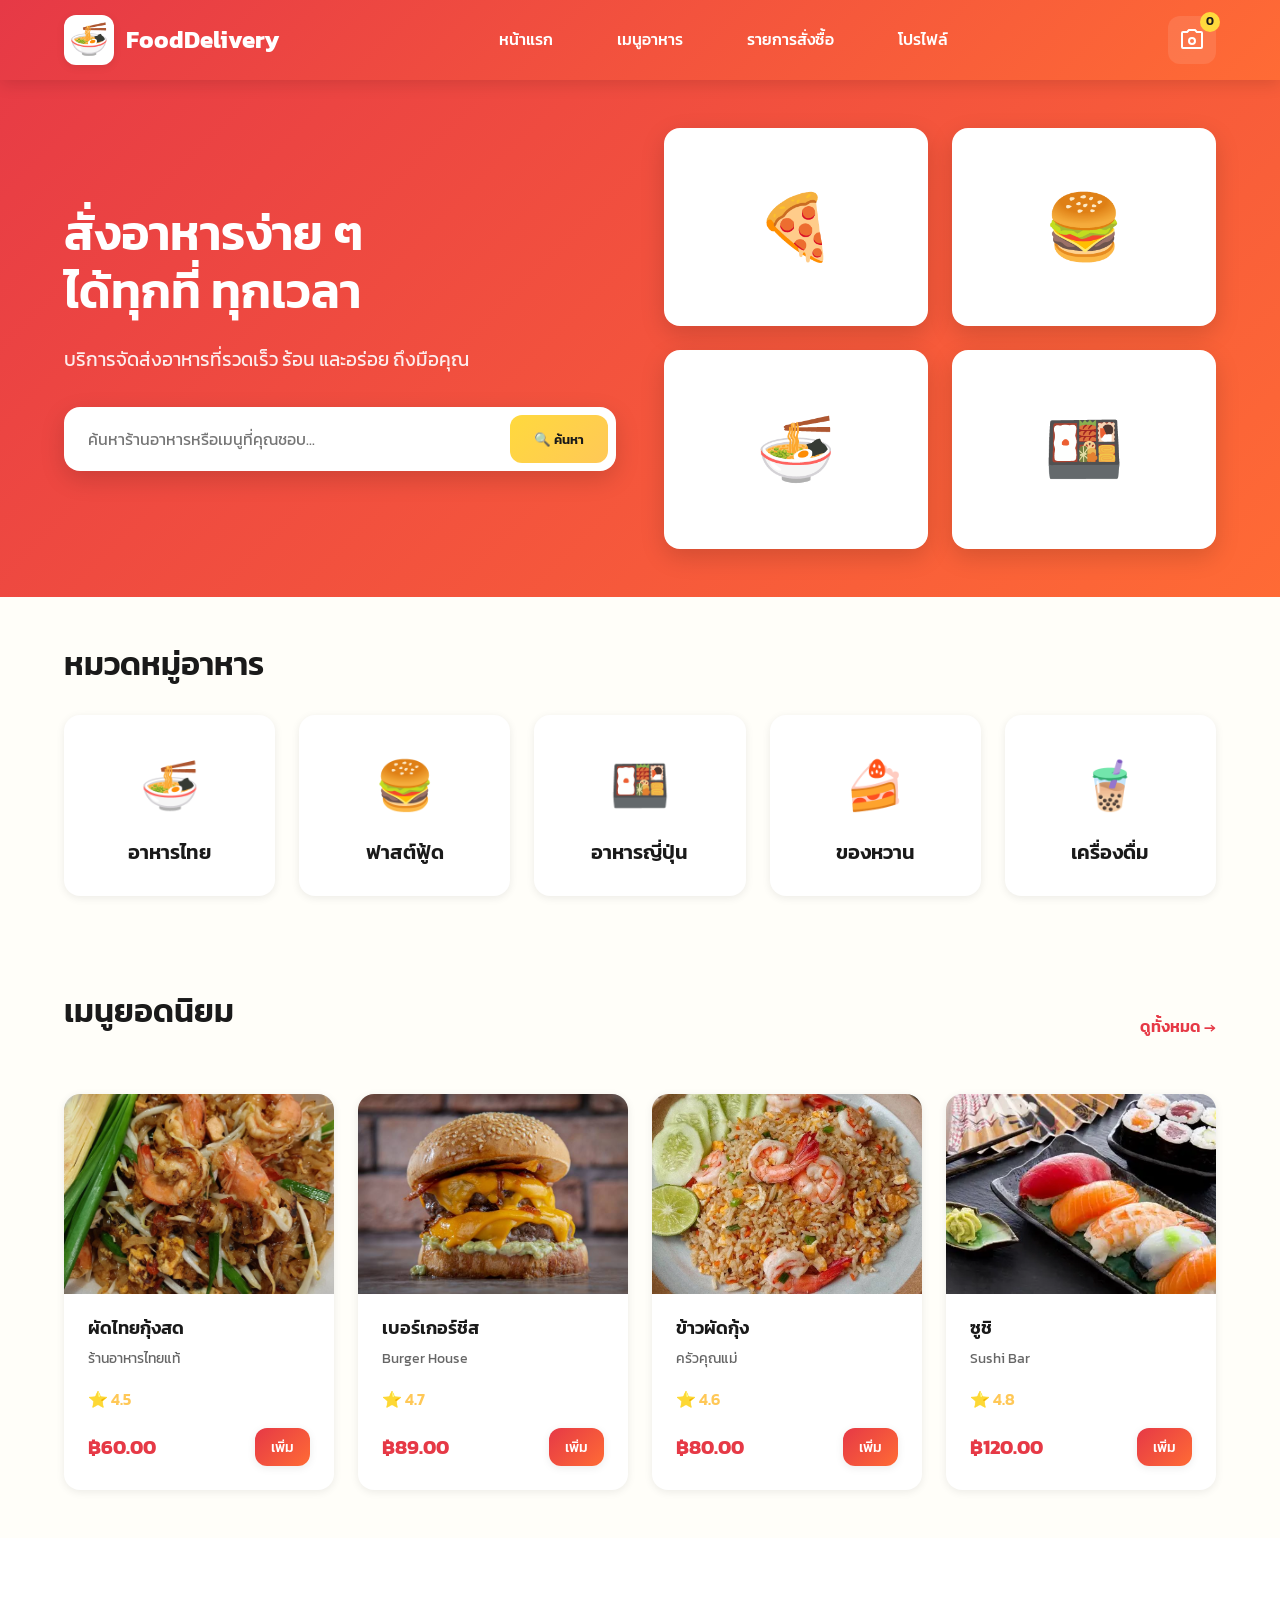
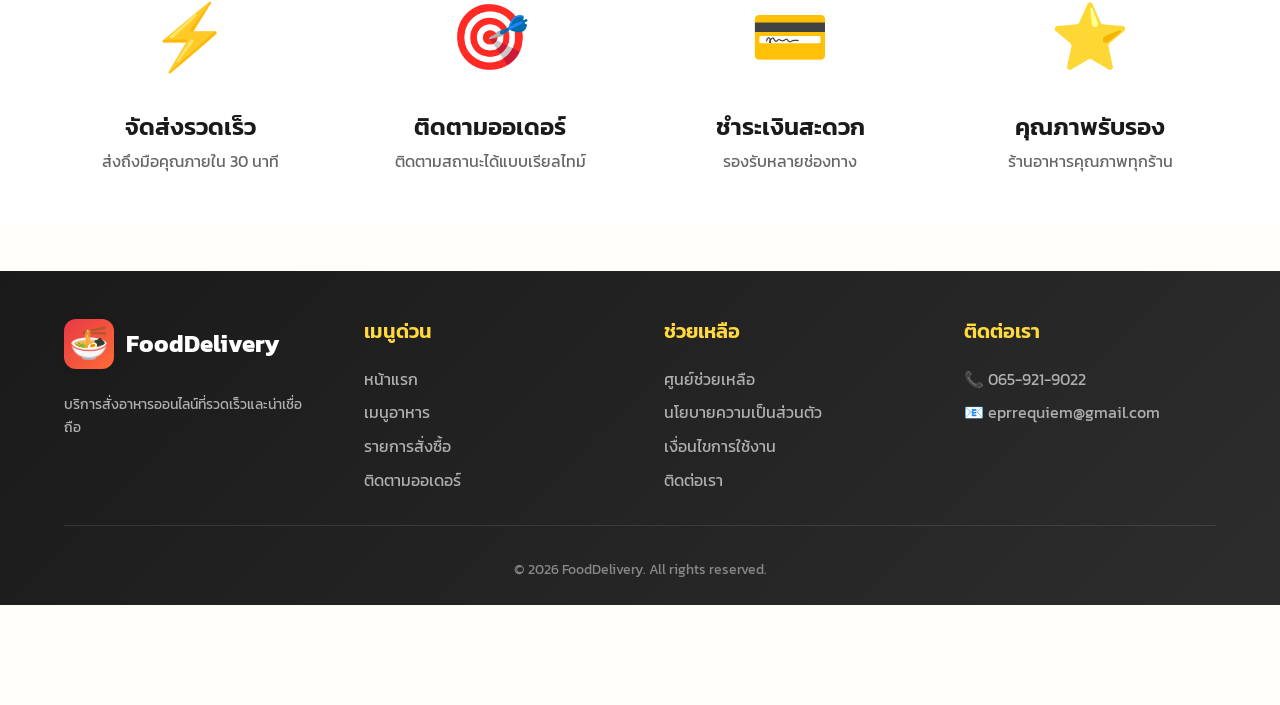
<file: index.html>
<!DOCTYPE html>
<html lang="th">
<head>
  <meta charset="UTF-8">
  <meta name="viewport" content="width=device-width, initial-scale=1.0">
  <title>หน้าแรก - FoodDelivery</title>
  <link rel="preconnect" href="https://fonts.googleapis.com">
  <link href="https://fonts.googleapis.com/css2?family=Kanit:wght@300;400;500;600;700&display=swap" rel="stylesheet">
  <link rel="stylesheet" href="../css/main.css">
</head>
<body>
  <header id="main-header"></header>

  <!-- Hero Section -->
  <section class="hero">
    <div class="container">
      <div class="hero-content">
        <h1 class="hero-title animate-fade-in">สั่งอาหารง่าย ๆ <br>ได้ทุกที่ ทุกเวลา</h1>
        <p class="hero-subtitle">บริการจัดส่งอาหารที่รวดเร็ว ร้อน และอร่อย ถึงมือคุณ</p>
        <div class="hero-search">
          <input type="text" placeholder="ค้นหาร้านอาหารหรือเมนูที่คุณชอบ..." class="search-input" id="search-input">
          <button class="search-btn" onclick="searchFood()">🔍 ค้นหา</button>
        </div>
      </div>
      <div class="hero-image">
        <div class="floating-card" style="animation-delay: 0s;">🍕</div>
        <div class="floating-card" style="animation-delay: 0.3s;">🍔</div>
        <div class="floating-card" style="animation-delay: 0.6s;">🍜</div>
        <div class="floating-card" style="animation-delay: 0.9s;">🍱</div>
      </div>
    </div>
  </section>

  <!-- Categories -->
  <section class="section">
    <div class="container">
      <h2 class="section-title">หมวดหมู่อาหาร</h2>
      <div class="categories">
        <a href="menu.html?category=thai" class="category-card">
          <div class="category-icon">🍜</div>
          <h4>อาหารไทย</h4>
        </a>
        <a href="menu.html?category=fast-food" class="category-card">
          <div class="category-icon">🍔</div>
          <h4>ฟาสต์ฟู้ด</h4>
        </a>
        <a href="menu.html?category=japanese" class="category-card">
          <div class="category-icon">🍱</div>
          <h4>อาหารญี่ปุ่น</h4>
        </a>
        <a href="menu.html?category=dessert" class="category-card">
          <div class="category-icon">🍰</div>
          <h4>ของหวาน</h4>
        </a>
        <a href="menu.html?category=drink" class="category-card">
          <div class="category-icon">🧋</div>
          <h4>เครื่องดื่ม</h4>
        </a>
      </div>
    </div>
  </section>

  <!-- Popular Menu -->
  <section class="section">
    <div class="container">
      <div class="section-header">
        <h2 class="section-title">เมนูยอดนิยม</h2>
        <a href="menu.html" class="view-all">ดูทั้งหมด →</a>
      </div>
      <div class="grid grid-4" id="popular-menu"></div>
    </div>
  </section>

  <!-- Features -->
  <section class="section features-section">
    <div class="container">
      <div class="features">
        <div class="feature">
          <div class="feature-icon">⚡</div>
          <h3>จัดส่งรวดเร็ว</h3>
          <p>ส่งถึงมือคุณภายใน 30 นาที</p>
        </div>
        <div class="feature">
          <div class="feature-icon">🎯</div>
          <h3>ติดตามออเดอร์</h3>
          <p>ติดตามสถานะได้แบบเรียลไทม์</p>
        </div>
        <div class="feature">
          <div class="feature-icon">💳</div>
          <h3>ชำระเงินสะดวก</h3>
          <p>รองรับหลายช่องทาง</p>
        </div>
        <div class="feature">
          <div class="feature-icon">⭐</div>
          <h3>คุณภาพรับรอง</h3>
          <p>ร้านอาหารคุณภาพทุกร้าน</p>
        </div>
      </div>
    </div>
  </section>

  <footer id="main-footer"></footer>

  <style>
    .hero {
      background: linear-gradient(135deg, var(--primary-red) 0%, var(--accent-orange) 100%);
      padding: var(--spacing-xl) 0;
      margin: 0 calc(-1 * var(--spacing-md));
      margin-top: calc(-1 * 80px);
      padding-top: calc(var(--spacing-xl) + 80px);
    }

    .hero .container {
      display: grid;
      grid-template-columns: 1fr 1fr;
      gap: var(--spacing-xl);
      align-items: center;
    }

    .hero-content {
      color: var(--white);
    }

    .hero-title {
      font-size: 3rem;
      margin-bottom: var(--spacing-md);
      line-height: 1.2;
    }

    .hero-subtitle {
      font-size: 1.2rem;
      margin-bottom: var(--spacing-lg);
      opacity: 0.9;
    }

    .hero-search {
      display: flex;
      gap: var(--spacing-sm);
      background: var(--white);
      padding: 8px;
      border-radius: var(--radius-lg);
      box-shadow: var(--shadow-lg);
    }

    .search-input {
      flex: 1;
      border: none;
      padding: 12px 16px;
      font-size: 1rem;
      outline: none;
      font-family: inherit;
    }

    .search-btn {
      background: linear-gradient(135deg, var(--primary-yellow), var(--secondary-yellow));
      color: var(--dark-text);
      padding: 12px 24px;
      border-radius: var(--radius-md);
      font-weight: 600;
      transition: all var(--transition-fast);
    }

    .search-btn:hover {
      transform: scale(1.05);
    }

    .hero-image {
      display: grid;
      grid-template-columns: 1fr 1fr;
      gap: var(--spacing-md);
    }

    .floating-card {
      background: var(--white);
      padding: var(--spacing-xl);
      border-radius: var(--radius-lg);
      font-size: 4rem;
      display: flex;
      align-items: center;
      justify-content: center;
      box-shadow: var(--shadow-lg);
      animation: float 3s ease-in-out infinite;
    }

    @keyframes float {
      0%, 100% { transform: translateY(0px); }
      50% { transform: translateY(-20px); }
    }

    .section {
      padding: var(--spacing-xl) 0;
    }

    .section-header {
      display: flex;
      justify-content: space-between;
      align-items: center;
      margin-bottom: var(--spacing-lg);
    }

    .section-title {
      margin-bottom: var(--spacing-lg);
    }

    .view-all {
      color: var(--primary-red);
      font-weight: 600;
      transition: all var(--transition-fast);
    }

    .view-all:hover {
      transform: translateX(4px);
    }

    .categories {
      display: grid;
      grid-template-columns: repeat(auto-fit, minmax(150px, 1fr));
      gap: var(--spacing-md);
    }

    .category-card {
      background: var(--white);
      padding: var(--spacing-lg);
      border-radius: var(--radius-lg);
      text-align: center;
      box-shadow: var(--shadow-sm);
      transition: all var(--transition-normal);
    }

    .category-card:hover {
      transform: translateY(-8px);
      box-shadow: var(--shadow-md);
    }

    .category-icon {
      font-size: 3rem;
      margin-bottom: var(--spacing-sm);
    }

    .category-card h4 {
      color: var(--dark-text);
      font-weight: 600;
    }

    .features-section {
      background: var(--white);
      margin: 0 calc(-1 * var(--spacing-md));
      padding: var(--spacing-xl) var(--spacing-md);
    }

    .features {
      display: grid;
      grid-template-columns: repeat(auto-fit, minmax(250px, 1fr));
      gap: var(--spacing-xl);
    }

    .feature {
      text-align: center;
    }

    .feature-icon {
      font-size: 4rem;
      margin-bottom: var(--spacing-md);
    }

    .feature h3 {
      margin-bottom: var(--spacing-xs);
      color: var(--dark-text);
    }

    .feature p {
      color: var(--gray-text);
    }

    .menu-card {
      cursor: pointer;
      background: #fff;
      border-radius: 16px;
      overflow: hidden;
      box-shadow: 0 2px 8px rgba(0,0,0,0.08);
      transition: all 0.3s;
    }

    .menu-card:hover {
      transform: translateY(-8px);
      box-shadow: 0 4px 16px rgba(0,0,0,0.12);
    }

    .menu-image {
      height: 200px;
      overflow: hidden;
      background: #F5F5F5;
      position: relative;
    }

    .menu-image img {
      width: 100%;
      height: 100%;
      object-fit: cover;
      transition: transform 0.3s;
    }

    .menu-card:hover .menu-image img {
      transform: scale(1.05);
    }

    .menu-info {
      padding: var(--spacing-md);
    }

    .menu-info h4 {
      margin-bottom: var(--spacing-xs);
      font-size: 1.1rem;
      font-weight: 600;
    }

    .restaurant-name {
      color: var(--gray-text);
      font-size: 0.9rem;
      margin-bottom: var(--spacing-sm);
    }

    .menu-footer {
      display: flex;
      justify-content: space-between;
      align-items: center;
      margin-top: var(--spacing-sm);
    }

    .price {
      font-size: 1.25rem;
      font-weight: 700;
      color: var(--primary-red);
    }

    .btn-sm {
      padding: 8px 16px;
      font-size: 0.9rem;
    }

    @media (max-width: 768px) {
      .hero .container {
        grid-template-columns: 1fr;
      }

      .hero-title {
        font-size: 2rem;
      }

      .hero-image {
        display: none;
      }

      .categories {
        grid-template-columns: repeat(2, 1fr);
      }
    }
  </style>

  <script src="../js/main.js"></script>
  <script>
    // Popular menu data - ใช้รูปภาพเดียวกันกับหน้าเมนู
    const popularMenu = [
      { 
        id: 1, 
        name: 'ผัดไทยกุ้งสด', 
        price: 60, 
        image: '../images/padthai.jpg', 
        restaurant: 'ร้านอาหารไทยแท้', 
        rating: 4.5,
        category: 'thai',
        desc: 'ผัดไทยรสชาติเข้มข้น กุ้งสดใหญ่'
      },
      { 
        id: 4, 
        name: 'เบอร์เกอร์ชีส', 
        price: 89, 
        image: '../images/burger.jpg', 
        restaurant: 'Burger House', 
        rating: 4.7,
        category: 'fast-food',
        desc: 'เบอร์เกอร์เนื้อชั้นดีพร้อมชีส'
      },
      { 
        id: 3, 
        name: 'ข้าวผัดกุ้ง', 
        price: 80, 
        image: '../images/fried-rice.jpg', 
        restaurant: 'ครัวคุณแม่', 
        rating: 4.6,
        category: 'thai',
        desc: 'ข้าวผัดกุ้งสดหอมๆ'
      },
      { 
        id: 7, 
        name: 'ซูชิ', 
        price: 120, 
        image: '../images/sushi.jpg', 
        restaurant: 'Sushi Bar', 
        rating: 4.8,
        category: 'japanese',
        desc: 'ซูชิสดใหม่รวม 12 ชิ้น'
      }
    ];

    function renderPopularMenu() {
      const container = document.getElementById('popular-menu');
      container.innerHTML = popularMenu.map(item => `
        <div class="menu-card">
          <div class="menu-image">
            <img src="${item.image}" 
                 alt="${item.name}" 
                 onerror="this.style.fontSize='4rem'; this.style.display='flex'; this.style.alignItems='center'; this.style.justifyContent='center'; this.style.background='linear-gradient(135deg, #FFF9E6, #FFE6CC)'; this.innerHTML='🍴';">
          </div>
          <div class="menu-info">
            <h4>${item.name}</h4>
            <p class="restaurant-name">${item.restaurant}</p>
            <div style="color:#FFC857; font-weight:600; margin-bottom:0.5rem;">⭐ ${item.rating}</div>
            <div class="menu-footer">
              <span class="price">${formatPrice(item.price)}</span>
              <button onclick='addToCart(${JSON.stringify(item).replace(/'/g, "\\'")}); return false;' class="btn btn-primary btn-sm">เพิ่ม</button>
            </div>
          </div>
        </div>
      `).join('');
    }

    function searchFood() {
      const query = document.getElementById('search-input').value;
      if (query) {
        window.location.href = `menu.html?search=${encodeURIComponent(query)}`;
      }
    }

    renderPopularMenu();
  </script>
</body>
</html>
</file>
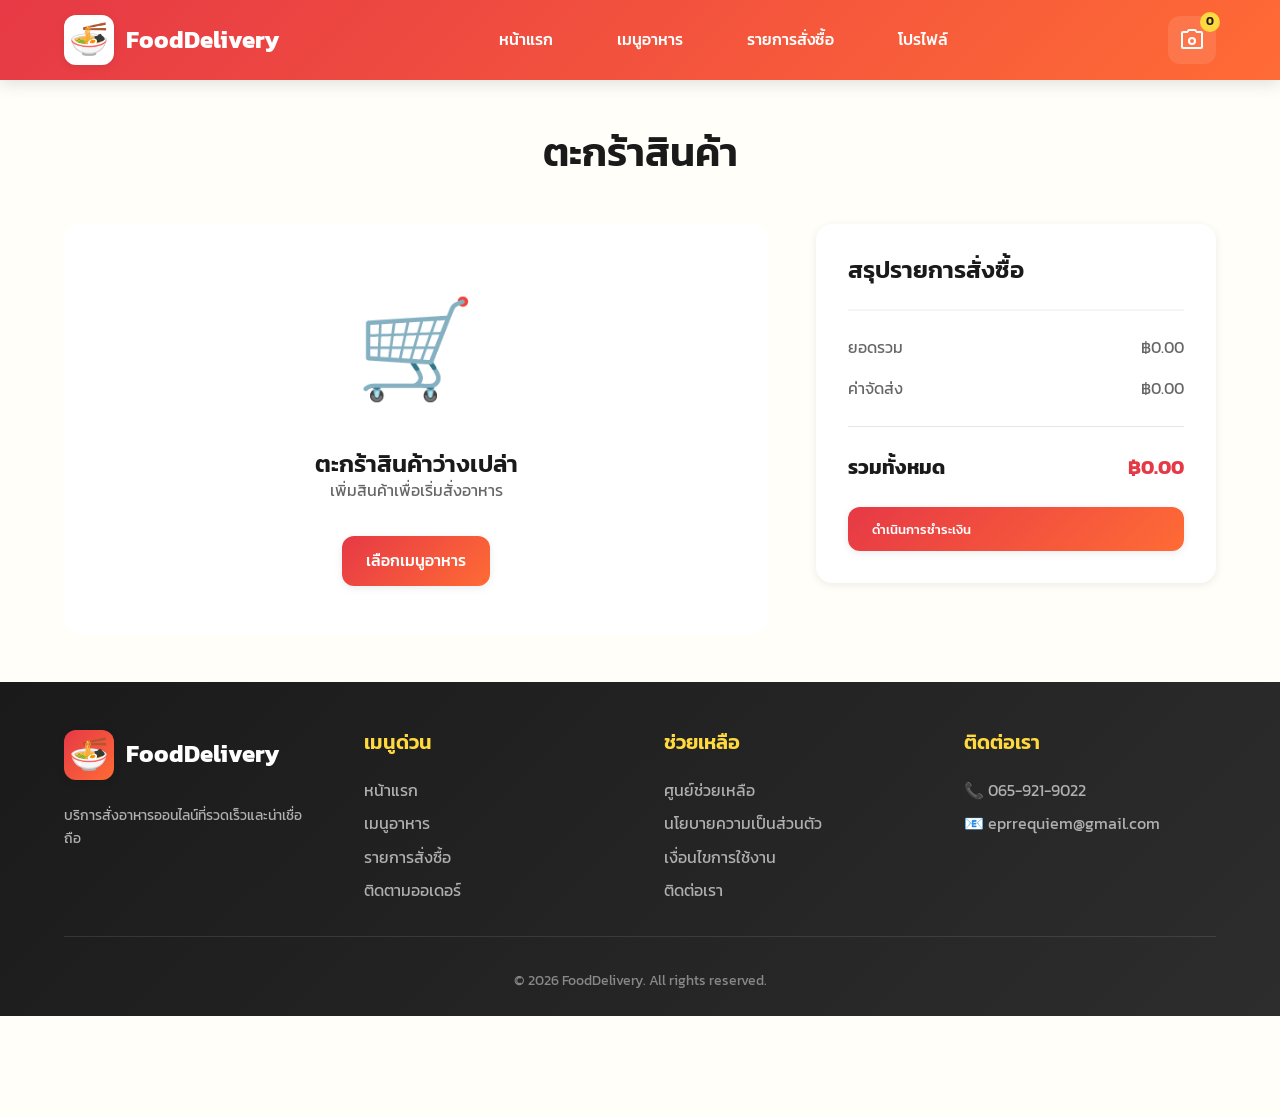
<file: cart.html>
<!DOCTYPE html>
<html lang="th">
<head>
  <meta charset="UTF-8">
  <meta name="viewport" content="width=device-width, initial-scale=1.0">
  <title>ตะกร้าสินค้า - FoodDelivery</title>
  <link href="https://fonts.googleapis.com/css2?family=Kanit:wght@300;400;500;600;700&display=swap" rel="stylesheet">
  <link rel="stylesheet" href="../css/main.css">
  <style>
    .cart-layout {
      display: grid;
      grid-template-columns: 1fr 400px;
      gap: 3rem;
    }
    
    .cart-item-image {
      width: 100px;
      height: 100px;
      border-radius: 12px;
      object-fit: cover;
      background: linear-gradient(135deg, #FFF9E6, #FFE6CC);
    }
    
    @media(max-width:768px) {
      .cart-layout {
        grid-template-columns: 1fr;
      }
    }
  </style>
</head>
<body>
  <header id="main-header"></header>
  <div class="container">
    <div style="text-align:center; margin:3rem 0;">
      <h1>ตะกร้าสินค้า</h1>
    </div>
    <div class="cart-layout" style="margin-top:2rem;">
      <div id="cart-items"></div>
      <div style="background:#fff; border-radius:16px; padding:2rem; box-shadow:0 2px 8px rgba(0,0,0,0.08); height:fit-content; position:sticky; top:100px;">
        <h3 style="margin-bottom:1.5rem; padding-bottom:1.5rem; border-bottom:2px solid #F5F5F5;">
          สรุปรายการสั่งซื้อ
        </h3>
        <div style="display:flex; justify-content:space-between; margin-bottom:1rem; color:#666;">
          <span>ยอดรวม</span>
          <span id="subtotal">฿0</span>
        </div>
        <div style="display:flex; justify-content:space-between; margin-bottom:1rem; color:#666;">
          <span>ค่าจัดส่ง</span>
          <span id="delivery-fee">฿30</span>
        </div>
        <div style="height:1px; background:#E5E5E5; margin:1.5rem 0;"></div>
        <div style="display:flex; justify-content:space-between; font-size:1.25rem; font-weight:700; margin-bottom:1.5rem;">
          <span>รวมทั้งหมด</span>
          <span id="total" style="color:#E63946;">฿0</span>
        </div>
        <button onclick="proceedToCheckout()" class="btn btn-primary" style="width:100%;">
          ดำเนินการชำระเงิน
        </button>
      </div>
    </div>
  </div>
  <footer id="main-footer"></footer>
  
  <script src="../js/main.js"></script>
  <script>
    const DELIVERY_FEE = 30;
    
    // แมปรูปภาพตาม ID ของเมนู
    const imageMap = {
      1: '../images/padthai.jpg',
      2: '../images/tomyum.jpg',
      3: '../images/fried-rice.jpg',
      4: '../images/burger.jpg',
      5: '../images/pizza.jpg',
      6: '../images/fried-chicken.jpg',
      7: '../images/sushi.jpg',
      8: '../images/ramen.jpg',
      9: '../images/chocolate-cake.jpg',
      10: '../images/icecream.jpg',
      11: '../images/green-tea.jpg',
      12: '../images/iced-coffee.jpg'
    };
    
    function renderCart() {
      const cart = getCart();
      const container = document.getElementById('cart-items');
      
      if (!cart.length) {
        container.innerHTML = `
          <div style="text-align:center;padding:3rem;background:#fff;border-radius:16px;">
            <div style="font-size:6rem;margin-bottom:1.5rem;">🛒</div>
            <h3>ตะกร้าสินค้าว่างเปล่า</h3>
            <p style="color:#666;margin-bottom:2rem;">เพิ่มสินค้าเพื่อเริ่มสั่งอาหาร</p>
            <a href="menu.html" class="btn btn-primary">เลือกเมนูอาหาร</a>
          </div>
        `;
        updateSummary(0);
        return;
      }
      
      container.innerHTML = cart.map(item => {
        // ใช้รูปภาพจาก imageMap ตาม ID
        const imageSrc = imageMap[item.id] || '../images/Noodle.jpg';
        
        return `
          <div style="background:#fff;border-radius:16px;padding:1.5rem;display:flex;gap:1.5rem;box-shadow:0 2px 8px rgba(0,0,0,0.08);margin-bottom:1.5rem;">
            <div style="width:100px;height:100px;flex-shrink:0;">
              <img src="${imageSrc}" 
                   alt="${item.name}"
                   class="cart-item-image"
                   onerror="this.style.display='flex'; this.style.alignItems='center'; this.style.justifyContent='center'; this.style.fontSize='3rem'; this.innerHTML='🍴'; this.removeAttribute('src');">
            </div>
            <div style="flex:1;display:flex;flex-direction:column;justify-content:space-between;">
              <div>
                <div style="font-size:1.25rem;font-weight:600;margin-bottom:0.5rem;">
                  ${item.name}
                </div>
                <div style="color:#666;font-size:0.9rem;">
                  ${item.restaurant || 'ร้านอาหาร'}
                </div>
              </div>
              <div style="display:flex;justify-content:space-between;align-items:center;gap:1rem;flex-wrap:wrap;">
                <div style="font-size:1.25rem;font-weight:700;color:#E63946;">
                  ${formatPrice(item.price * item.quantity)}
                </div>
                <div style="display:flex;align-items:center;gap:1rem;">
                  <div style="display:flex;align-items:center;gap:0.5rem;background:#F5F5F5;border-radius:12px;padding:4px;">
                    <button onclick="changeQuantity(${item.id},-1)" 
                            style="width:32px;height:32px;border-radius:8px;background:#fff;border:none;cursor:pointer;font-weight:600;transition:all 0.2s;"
                            onmouseover="this.style.background='#E63946'; this.style.color='#fff'"
                            onmouseout="this.style.background='#fff'; this.style.color='#000'">
                      -
                    </button>
                    <span style="min-width:40px;text-align:center;font-weight:600;">
                      ${item.quantity}
                    </span>
                    <button onclick="changeQuantity(${item.id},1)" 
                            style="width:32px;height:32px;border-radius:8px;background:#fff;border:none;cursor:pointer;font-weight:600;transition:all 0.2s;"
                            onmouseover="this.style.background='#10B981'; this.style.color='#fff'"
                            onmouseout="this.style.background='#fff'; this.style.color='#000'">
                      +
                    </button>
                  </div>
                  <button onclick="handleRemove(${item.id})" 
                          style="color:#E63946;padding:8px 16px;border-radius:12px;font-weight:500;background:none;border:none;cursor:pointer;transition:all 0.2s;"
                          onmouseover="this.style.background='#FFF5F5'"
                          onmouseout="this.style.background='none'">
                    🗑️ ลบ
                  </button>
                </div>
              </div>
            </div>
          </div>
        `;
      }).join('');
      
      updateSummary(getCartTotal());
    }
    
    function changeQuantity(itemId, delta) {
      const cart = getCart();
      const item = cart.find(i => i.id === itemId);
      
      if (item) {
        updateCartQuantity(itemId, item.quantity + delta);
        renderCart();
      }
    }
    
    function handleRemove(itemId) {
      if (confirm('คุณต้องการลบสินค้านี้ออกจากตะกร้าหรือไม่?')) {
        removeFromCart(itemId);
        renderCart();
        showNotification('ลบสินค้าออกจากตะกร้าแล้ว', 'success');
      }
    }
    
    function updateSummary(subtotal) {
      document.getElementById('subtotal').textContent = formatPrice(subtotal);
      document.getElementById('delivery-fee').textContent = formatPrice(subtotal > 0 ? DELIVERY_FEE : 0);
      document.getElementById('total').textContent = formatPrice(subtotal > 0 ? subtotal + DELIVERY_FEE : 0);
    }
    
    function proceedToCheckout() {
      if (!getCart().length) {
        showNotification('กรุณาเพิ่มสินค้าลงตะกร้าก่อน', 'error');
        return;
      }
      window.location.href = 'checkout.html';
    }
    
    renderCart();
  </script>
</body>
</html>
</file>
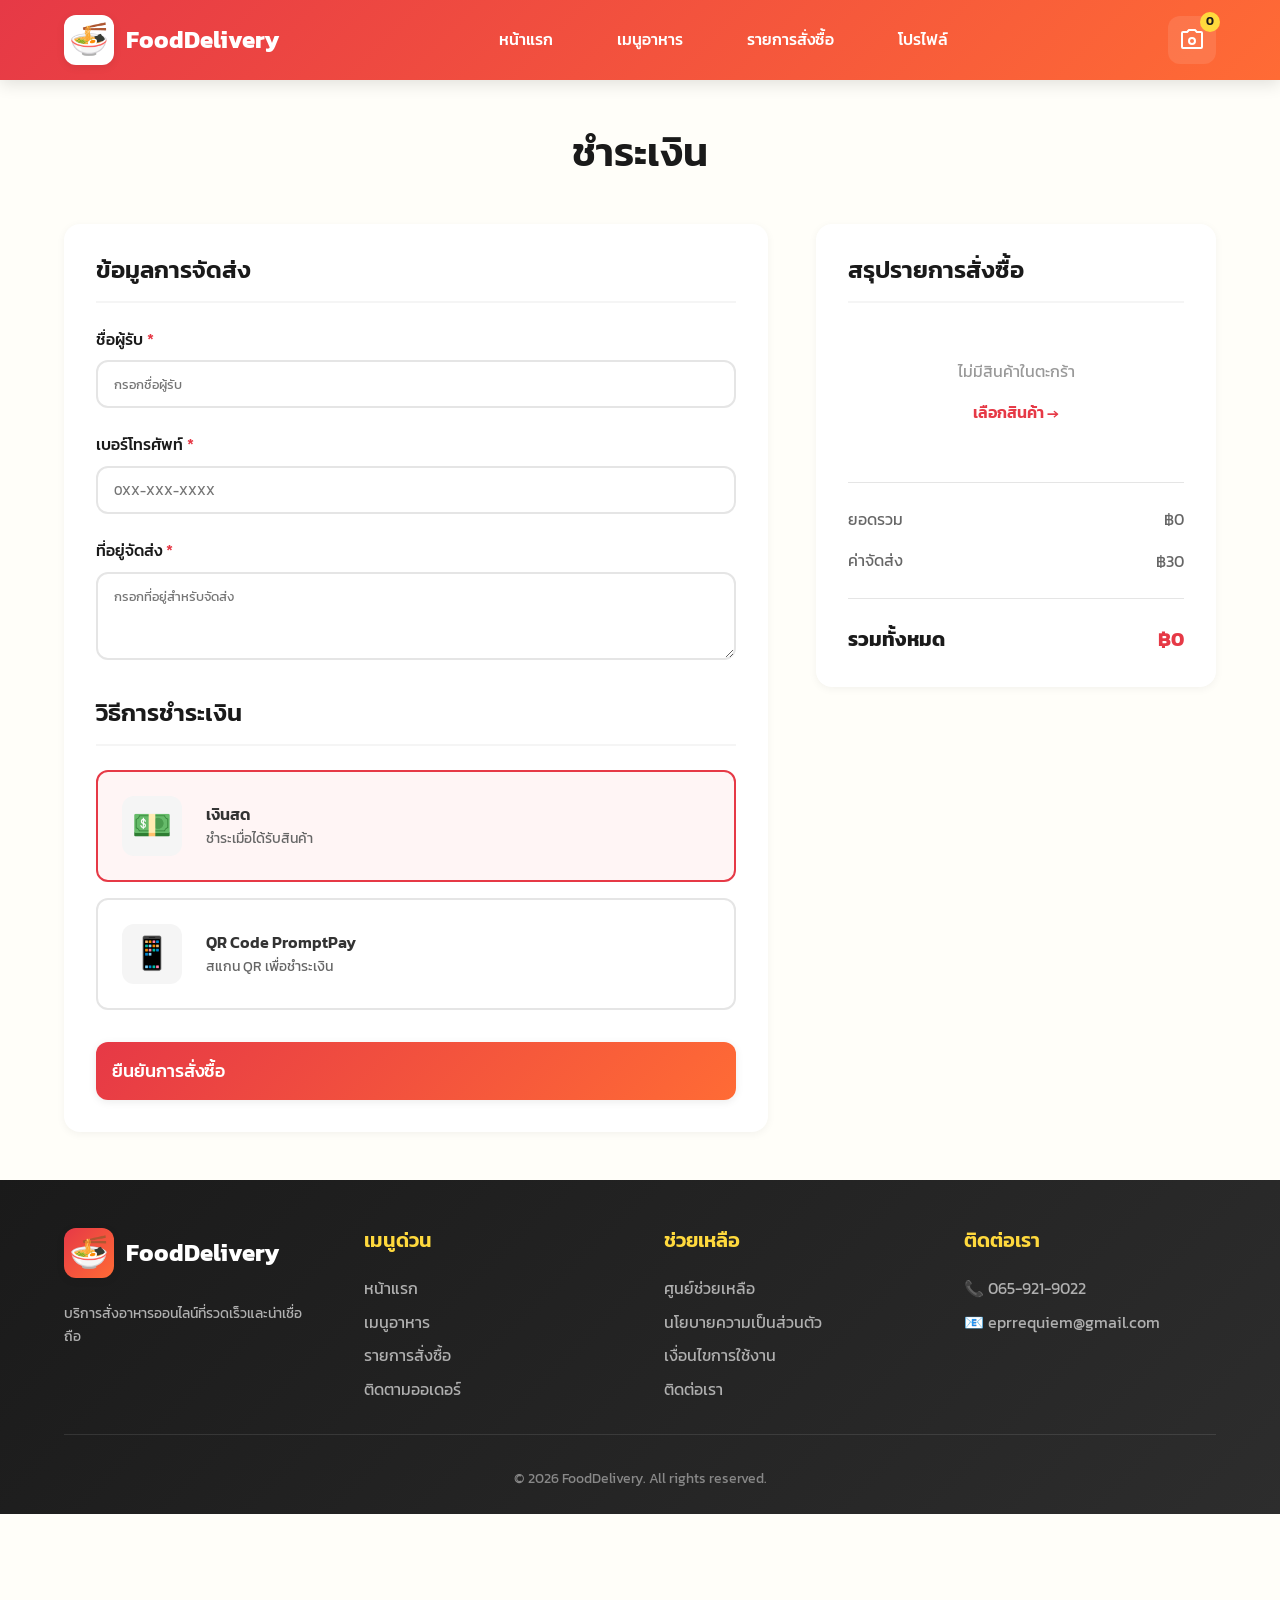
<file: checkout.html>
<!DOCTYPE html>
<html lang="th">
<head>
  <meta charset="UTF-8">
  <meta name="viewport" content="width=device-width, initial-scale=1.0">
  <title>ชำระเงิน - FoodDelivery</title>
  <link href="https://fonts.googleapis.com/css2?family=Kanit:wght@300;400;500;600;700&display=swap" rel="stylesheet">
  <link rel="stylesheet" href="../css/main.css">
  
  <style>
    /* Additional styles for checkout page */
    .cart-layout {
      display: grid;
      grid-template-columns: 1fr 400px;
      gap: 3rem;
      margin: 2rem 0;
    }
    
    .payment-card {
      cursor: pointer;
      transition: all 0.3s ease;
    }
    
    .payment-card:hover {
      transform: translateY(-2px);
      box-shadow: 0 4px 12px rgba(0,0,0,0.1);
    }
    
    #upload-label:hover {
      border-color: #E63946;
      background: #FFF5F5;
    }
    
    @media (max-width: 768px) {
      .cart-layout {
        grid-template-columns: 1fr;
      }
    }
  </style>
</head>
<body>
  <header id="main-header"></header>
  
  <div class="container">
    <div style="text-align:center;margin:3rem 0;">
      <h1>ชำระเงิน</h1>
    </div>
    
    <div class="cart-layout">
      <!-- Left Column - Form -->
      <div style="background:#fff;border-radius:16px;padding:2rem;box-shadow:0 2px 8px rgba(0,0,0,0.05);">
        <form id="checkout-form">
          <h3 style="margin-bottom:1.5rem;padding-bottom:1rem;border-bottom:2px solid #F5F5F5;">
            ข้อมูลการจัดส่ง
          </h3>
          
          <div class="form-group">
            <label class="form-label">ชื่อผู้รับ <span style="color:#E63946;">*</span></label>
            <input type="text" class="form-control" id="receiver-name" required placeholder="กรอกชื่อผู้รับ">
          </div>
          
          <div class="form-group">
            <label class="form-label">เบอร์โทรศัพท์ <span style="color:#E63946;">*</span></label>
            <input type="tel" class="form-control" id="phone" required placeholder="0XX-XXX-XXXX">
          </div>
          
          <div class="form-group">
            <label class="form-label">ที่อยู่จัดส่ง <span style="color:#E63946;">*</span></label>
            <textarea class="form-control" id="address" rows="3" required placeholder="กรอกที่อยู่สำหรับจัดส่ง"></textarea>
          </div>
          
          <h3 style="margin:2rem 0 1.5rem;padding-bottom:1rem;border-bottom:2px solid #F5F5F5;">
            วิธีการชำระเงิน
          </h3>
          
          <div style="display:grid;gap:1rem;">
            <!-- Cash Payment -->
            <label style="cursor:pointer;">
              <input type="radio" name="payment" value="cash" checked style="display:none;">
              <div class="payment-card" style="display:flex;align-items:center;gap:1.5rem;padding:1.5rem;border:2px solid #E63946;border-radius:12px;background:#FFF5F5;transition:all 0.3s;">
                <div style="font-size:2rem;width:60px;height:60px;display:flex;align-items:center;justify-content:center;background:#F5F5F5;border-radius:12px;">💵</div>
                <div>
                  <div style="font-weight:600;color:#333;">เงินสด</div>
                  <div style="font-size:0.9rem;color:#666;">ชำระเมื่อได้รับสินค้า</div>
                </div>
              </div>
            </label>
            
            <!-- QR Payment -->
            <label style="cursor:pointer;">
              <input type="radio" name="payment" value="qr" style="display:none;">
              <div class="payment-card" style="display:flex;align-items:center;gap:1.5rem;padding:1.5rem;border:2px solid #E5E5E5;border-radius:12px;transition:all 0.3s;">
                <div style="font-size:2rem;width:60px;height:60px;display:flex;align-items:center;justify-content:center;background:#F5F5F5;border-radius:12px;">📱</div>
                <div>
                  <div style="font-weight:600;color:#333;">QR Code PromptPay</div>
                  <div style="font-size:0.9rem;color:#666;">สแกน QR เพื่อชำระเงิน</div>
                </div>
              </div>
            </label>
          </div>

          <!-- QR Payment Section -->
          <div id="qr-payment-section" style="display:none;margin-top:1.5rem;padding:1.5rem;background:#F9F9F9;border-radius:12px;">
            <h4 style="margin-bottom:1rem;font-size:1.1rem;color:#333;">
              สแกน QR Code เพื่อชำระเงิน
            </h4>
            
            <!-- QR Code Display -->
            <div style="background:#fff;padding:2rem;border-radius:12px;text-align:center;margin-bottom:1.5rem;box-shadow:0 2px 8px rgba(0,0,0,0.05);">
              <div id="qr-container" style="margin:0 auto;max-width:300px;">
                <img id="qr-image" 
                     src="../images/qr-code.jpg" 
                     alt="Thai QR Payment - PromptPay" 
                     style="width:100%;height:auto;border-radius:12px;box-shadow:0 4px 16px rgba(0,0,0,0.1);">
              </div>
              
              <div style="margin-top:1.5rem;">
                <div style="font-size:1.5rem;font-weight:700;color:#E63946;margin-bottom:0.5rem;" id="qr-amount">฿0</div>
                <p style="color:#666;font-size:0.9rem;margin-bottom:0.5rem;">
                  กรุณาสแกน QR Code และชำระเงินผ่าน Mobile Banking
                </p>
                <div style="margin-top:1rem;padding:1rem;background:#F9F9F9;border-radius:8px;">
                  <p style="color:#333;font-size:0.95rem;font-weight:500;margin-bottom:0.25rem;">
                    ชื่อ: ด.ญ. เจนิสตา เฮงฉุน
                  </p>
                  <p style="color:#999;font-size:0.85rem;">
                    บัญชี: xxx-x-x2545-x
                  </p>
                </div>
              </div>
            </div>

            <!-- Upload Payment Proof -->
            <div style="margin-top:1.5rem;">
              <label class="form-label">
                อัปโหลดหลักฐานการโอนเงิน <span style="color:#E63946;">*</span>
              </label>
              <div style="position:relative;">
                <input type="file" id="payment-proof" accept="image/*" style="display:none;">
                <label for="payment-proof" id="upload-label" 
                       style="display:flex;align-items:center;justify-content:center;gap:1rem;padding:2rem;border:2px dashed #E5E5E5;border-radius:12px;cursor:pointer;background:#fff;transition:all 0.3s;">
                  <div style="text-align:center;">
                    <div style="font-size:3rem;margin-bottom:0.5rem;">📸</div>
                    <div style="font-weight:600;color:#333;">คลิกเพื่อเลือกรูปภาพ</div>
                    <div style="font-size:0.9rem;color:#999;margin-top:0.5rem;">
                      รองรับ JPG, PNG (ไม่เกิน 5MB)
                    </div>
                  </div>
                </label>
              </div>
              
              <!-- Preview uploaded image -->
              <div id="image-preview" style="display:none;margin-top:1rem;text-align:center;padding:1rem;background:#fff;border-radius:12px;box-shadow:0 2px 8px rgba(0,0,0,0.05);">
                <p style="color:#10B981;font-weight:600;margin-bottom:0.5rem;">
                  ✓ อัปโหลดหลักฐานเรียบร้อย
                </p>
                <img id="preview-img" style="max-width:100%;max-height:300px;border-radius:12px;box-shadow:0 4px 16px rgba(0,0,0,0.1);">
                <button type="button" id="remove-image-btn" 
                        style="margin-top:1rem;padding:8px 16px;background:#E63946;color:#fff;border:none;border-radius:8px;cursor:pointer;font-weight:500;transition:all 0.3s;"
                        onmouseover="this.style.background='#C52A35'"
                        onmouseout="this.style.background='#E63946'">
                  🗑️ ลบรูปภาพ
                </button>
              </div>
            </div>
          </div>

          <button type="submit" class="btn btn-primary" style="width:100%;margin-top:2rem;padding:1rem;font-size:1.1rem;">
            ยืนยันการสั่งซื้อ
          </button>
        </form>
      </div>
      
      <!-- Right Column - Order Summary -->
      <div style="background:#fff;border-radius:16px;padding:2rem;height:fit-content;position:sticky;top:100px;box-shadow:0 2px 8px rgba(0,0,0,0.05);">
        <h3 style="margin-bottom:1.5rem;padding-bottom:1rem;border-bottom:2px solid #F5F5F5;">
          สรุปรายการสั่งซื้อ
        </h3>
        
        <div id="order-items"></div>
        
        <div style="height:1px;background:#E5E5E5;margin:1.5rem 0;"></div>
        
        <div style="display:flex;justify-content:space-between;margin-bottom:1rem;color:#666;">
          <span>ยอดรวม</span>
          <span id="subtotal">฿0</span>
        </div>
        
        <div style="display:flex;justify-content:space-between;margin-bottom:1rem;color:#666;">
          <span>ค่าจัดส่ง</span>
          <span>฿30</span>
        </div>
        
        <div style="height:1px;background:#E5E5E5;margin:1.5rem 0;"></div>
        
        <div style="display:flex;justify-content:space-between;font-size:1.25rem;font-weight:700;">
          <span>รวมทั้งหมด</span>
          <span id="total" style="color:#E63946;">฿0</span>
        </div>
      </div>
    </div>
  </div>
  
  <footer id="main-footer"></footer>

  <!-- Main.js - Contains all shared functions -->
  <script src="../js/main.js"></script>
  
  <!-- Checkout specific script -->
  <script>
    const DELIVERY_FEE = 30;
    let uploadedImage = null;

    // Render order summary using functions from main.js
    function renderOrderSummary() {
      const cart = getCart();
      
      if (!cart || cart.length === 0) {
        document.getElementById('order-items').innerHTML = `
          <div style="text-align:center;padding:2rem;color:#999;">
            <p style="margin-bottom:1rem;">ไม่มีสินค้าในตะกร้า</p>
            <a href="menu.html" style="color:#E63946;text-decoration:none;font-weight:600;">
              เลือกสินค้า →
            </a>
          </div>
        `;
        return;
      }
      
      document.getElementById('order-items').innerHTML = cart.map(item => `
        <div style="display:flex;justify-content:space-between;align-items:center;padding:1rem;background:#F9F9F9;border-radius:8px;margin-bottom:1rem;">
          <div style="flex:1;">
            <div style="font-weight:600;color:#333;margin-bottom:0.25rem;">${item.name}</div>
            <div style="font-size:0.9rem;color:#666;">จำนวน: ${item.quantity}</div>
          </div>
          <div style="font-weight:700;color:#E63946;">${formatPrice(item.price * item.quantity)}</div>
        </div>
      `).join('');
      
      const subtotal = getCartTotal();
      document.getElementById('subtotal').textContent = formatPrice(subtotal);
      document.getElementById('total').textContent = formatPrice(subtotal + DELIVERY_FEE);
      document.getElementById('qr-amount').textContent = formatPrice(subtotal + DELIVERY_FEE);
    }

    // Pre-fill user data if logged in
    const user = getCurrentUser();
    if (user) {
      document.getElementById('receiver-name').value = user.name || '';
      document.getElementById('phone').value = user.phone || '';
      document.getElementById('address').value = user.address || '';
    }

    // Payment method selection
    document.querySelectorAll('input[name="payment"]').forEach(radio => {
      radio.addEventListener('change', function() {
        // Reset all payment cards
        document.querySelectorAll('.payment-card').forEach(card => {
          card.style.border = '2px solid #E5E5E5';
          card.style.background = '#fff';
        });
        
        // Highlight selected card
        const selectedCard = this.nextElementSibling;
        selectedCard.style.border = '2px solid #E63946';
        selectedCard.style.background = '#FFF5F5';

        // Show/hide QR payment section
        const qrSection = document.getElementById('qr-payment-section');
        if (this.value === 'qr') {
          qrSection.style.display = 'block';
        } else {
          qrSection.style.display = 'none';
          uploadedImage = null;
          document.getElementById('image-preview').style.display = 'none';
        }
      });
    });

    // Handle file upload
    document.getElementById('payment-proof').addEventListener('change', function(event) {
      const file = event.target.files[0];
      if (!file) return;

      // Validate file size (max 5MB)
      if (file.size > 5 * 1024 * 1024) {
        showNotification('ไฟล์มีขนาดใหญ่เกิน 5MB', 'error');
        this.value = '';
        return;
      }

      // Validate file type
      if (!file.type.startsWith('image/')) {
        showNotification('กรุณาอัปโหลดไฟล์รูปภาพเท่านั้น', 'error');
        this.value = '';
        return;
      }

      const reader = new FileReader();
      reader.onload = function(e) {
        uploadedImage = e.target.result;
        document.getElementById('preview-img').src = e.target.result;
        document.getElementById('image-preview').style.display = 'block';
        showNotification('อัปโหลดหลักฐานการโอนเงินเรียบร้อย', 'success');
      };
      reader.readAsDataURL(file);
    });

    // Remove image
    document.getElementById('remove-image-btn').addEventListener('click', function() {
      uploadedImage = null;
      document.getElementById('payment-proof').value = '';
      document.getElementById('image-preview').style.display = 'none';
      showNotification('ลบรูปภาพเรียบร้อย', 'success');
    });

    // Form submission
    document.getElementById('checkout-form').addEventListener('submit', function(e) {
      e.preventDefault();

      const cart = getCart();
      
      // Check if cart is empty
      if (!cart || cart.length === 0) {
        showNotification('ตะกร้าสินค้าว่างเปล่า กรุณาเลือกสินค้าก่อน', 'error');
        setTimeout(() => {
          window.location.href = 'menu.html';
        }, 1500);
        return;
      }

      const paymentMethod = document.querySelector('input[name="payment"]:checked').value;

      // Validate QR payment
      if (paymentMethod === 'qr' && !uploadedImage) {
        showNotification('กรุณาอัปโหลดหลักฐานการโอนเงิน', 'error');
        return;
      }

      // Create order using function from main.js
      const order = createOrder({
        items: cart,
        receiverName: document.getElementById('receiver-name').value,
        phone: document.getElementById('phone').value,
        address: document.getElementById('address').value,
        paymentMethod: paymentMethod,
        paymentProof: uploadedImage || null,
        subtotal: getCartTotal(),
        deliveryFee: DELIVERY_FEE,
        total: getCartTotal() + DELIVERY_FEE
      });

      showNotification('สั่งซื้อสำเร็จ! กำลังไปหน้าติดตามสถานะ...', 'success');
      
      // Clear cart
      localStorage.removeItem('cart');
      updateCartCount();
      
      // Redirect to tracking page
      setTimeout(() => {
        window.location.href = `tracking.html?order=${order.id}`;
      }, 1500);
    });

    // Initialize on page load
    renderOrderSummary();
  </script>
</body>
</html>
</file>
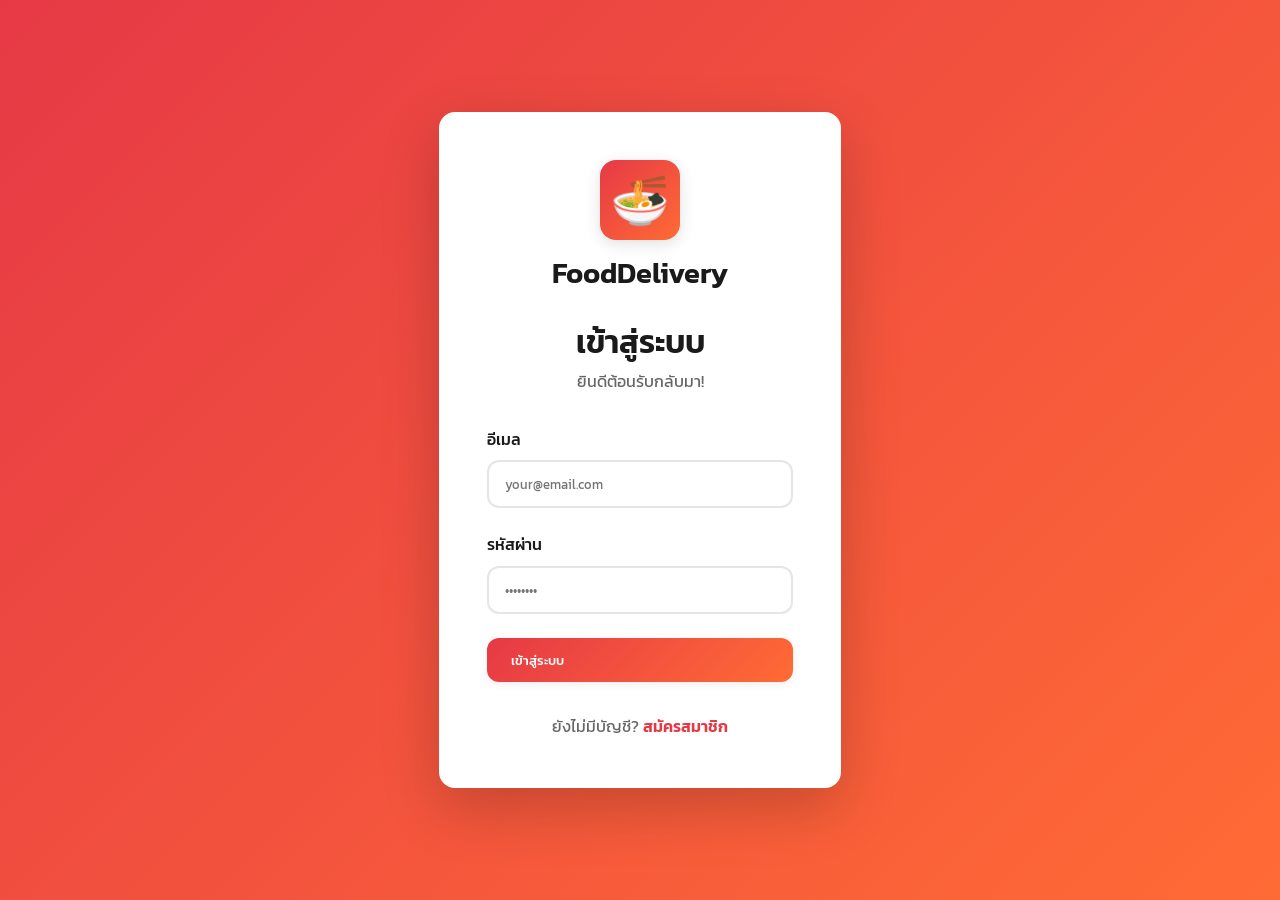
<file: login.html>
<!DOCTYPE html>
<html lang="th">
<head>
  <meta charset="UTF-8">
  <meta name="viewport" content="width=device-width, initial-scale=1.0">
  <title>เข้าสู่ระบบ - FoodDelivery</title>
  <link href="https://fonts.googleapis.com/css2?family=Kanit:wght@300;400;500;600;700&display=swap" rel="stylesheet">
  <link rel="stylesheet" href="../css/main.css">
</head>
<body style="padding:0; display:flex; align-items:center; justify-content:center; min-height:100vh; background: linear-gradient(135deg, #E63946 0%, #FF6B35 100%);">
  <div class="auth-container" style="width:100%; max-width:450px; padding:1.5rem;">
    <div class="auth-card" style="background:#fff; border-radius:16px; padding:3rem; box-shadow:0 20px 60px rgba(0,0,0,0.2); animation:fadeIn 0.6s ease;">
      <div class="auth-logo" style="display:flex; flex-direction:column; align-items:center; gap:1rem; margin-bottom:2rem;">
        <div style="font-size:3rem; background:linear-gradient(135deg,#E63946,#FF6B35); width:80px; height:80px; display:flex; align-items:center; justify-content:center; border-radius:16px; box-shadow:0 4px 16px rgba(0,0,0,0.12);">🍜</div>
        <h1 style="font-size:1.8rem;">FoodDelivery</h1>
      </div>
      
      <h2 style="text-align:center; margin-bottom:0.5rem;">เข้าสู่ระบบ</h2>
      <p style="text-align:center; color:#666; margin-bottom:2rem;">ยินดีต้อนรับกลับมา!</p>
      
      <form id="login-form" style="display:flex; flex-direction:column; gap:1.5rem;">
        <div>
          <label style="display:block; margin-bottom:0.5rem; font-weight:500;">อีเมล</label>
          <input type="email" id="email" required placeholder="your@email.com" style="width:100%; padding:12px 16px; border:2px solid #E5E5E5; border-radius:12px; font-family:inherit; transition:all 0.2s;">
        </div>
        
        <div>
          <label style="display:block; margin-bottom:0.5rem; font-weight:500;">รหัสผ่าน</label>
          <input type="password" id="password" required placeholder="••••••••" style="width:100%; padding:12px 16px; border:2px solid #E5E5E5; border-radius:12px; font-family:inherit; transition:all 0.2s;">
        </div>
        
        <button type="submit" class="btn btn-primary" style="width:100%; padding:12px 24px;">เข้าสู่ระบบ</button>
      </form>
      
      <p style="text-align:center; margin-top:2rem; color:#666;">
        ยังไม่มีบัญชี? <a href="register.html" style="color:#E63946; font-weight:600;">สมัครสมาชิก</a>
      </p>
    </div>
  </div>

  <script src="../js/main.js"></script>
  <script>
    document.getElementById('login-form').addEventListener('submit', (e) => {
      e.preventDefault();
      
      const email = document.getElementById('email').value;
      const password = document.getElementById('password').value;
      
      if (email && password) {
        const userData = {
          email: email,
          name: email.split('@')[0],
          phone: '0XX-XXX-XXXX',
          address: 'Bangkok, Thailand'
        };
        
        loginUser(userData);
        window.location.href = 'index.html';
      }
    });
  </script>
</body>
</html>
</file>
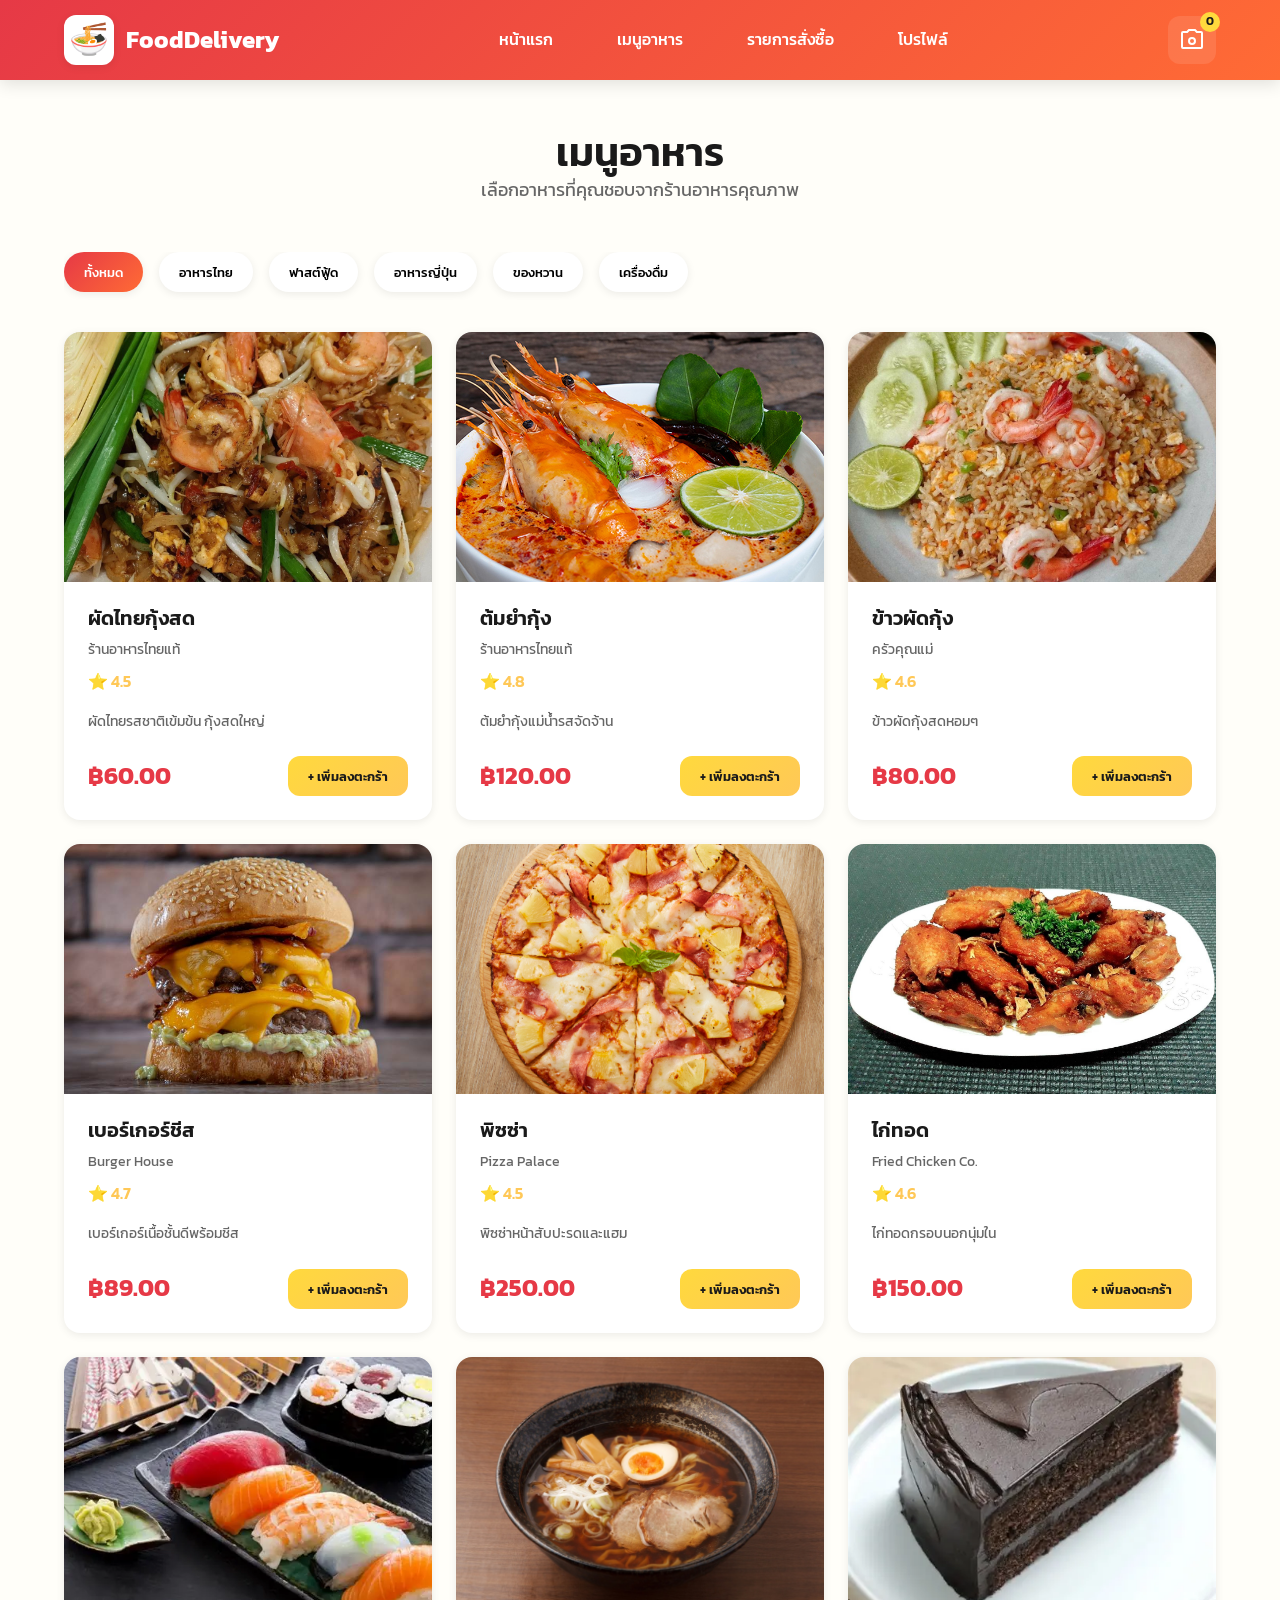
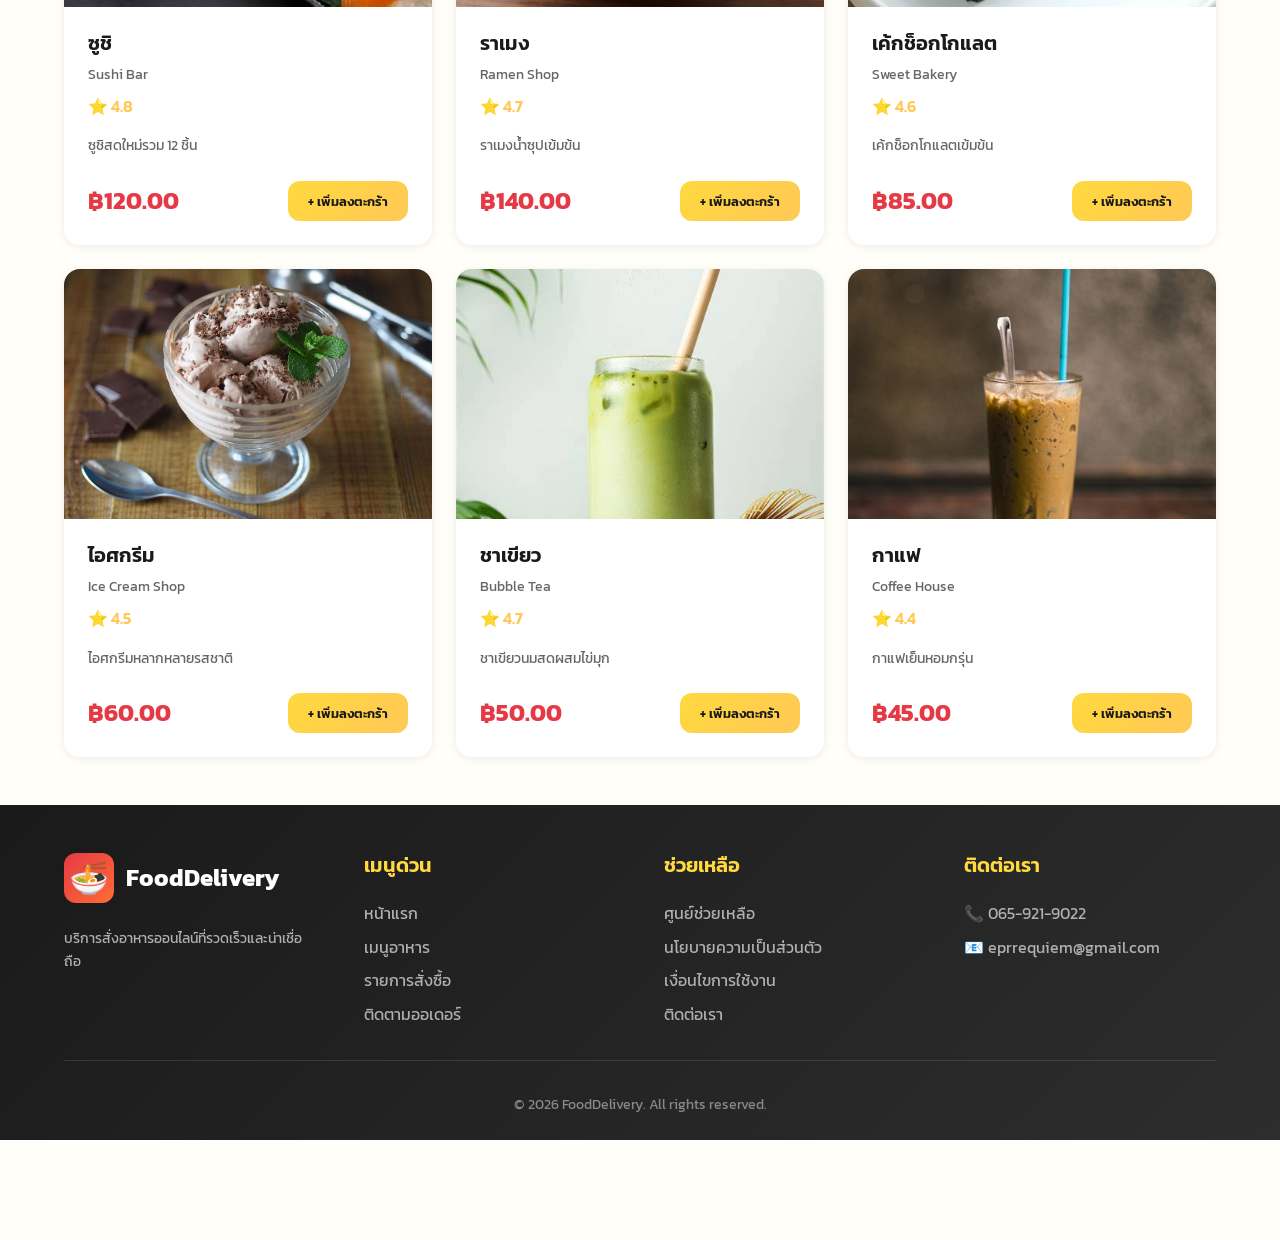
<file: menu.html>
<!DOCTYPE html>
<html lang="th">
<head>
  <meta charset="UTF-8">
  <meta name="viewport" content="width=device-width, initial-scale=1.0">
  <title>เมนูอาหาร - FoodExpress</title>
  <link href="https://fonts.googleapis.com/css2?family=Kanit:wght@300;400;500;600;700&display=swap" rel="stylesheet">
  <link rel="stylesheet" href="../css/main.css">
</head>
<body>
  <header id="main-header"></header>

  <div class="container">
    <div style="text-align:center; margin:3rem 0;">
      <h1>เมนูอาหาร</h1>
      <p style="color:#666; font-size:1.1rem;">เลือกอาหารที่คุณชอบจากร้านอาหารคุณภาพ</p>
    </div>

    <div style="display:flex; gap:1rem; margin-bottom:2rem; overflow-x:auto; padding-bottom:0.5rem;">
      <button class="filter-btn active" data-category="all" style="padding:10px 20px; border-radius:9999px; background:#fff; font-weight:500; white-space:nowrap; box-shadow:0 2px 8px rgba(0,0,0,0.08); transition:all 0.2s;">ทั้งหมด</button>
      <button class="filter-btn" data-category="thai" style="padding:10px 20px; border-radius:9999px; background:#fff; font-weight:500; white-space:nowrap; box-shadow:0 2px 8px rgba(0,0,0,0.08); transition:all 0.2s;">อาหารไทย</button>
      <button class="filter-btn" data-category="fast-food" style="padding:10px 20px; border-radius:9999px; background:#fff; font-weight:500; white-space:nowrap; box-shadow:0 2px 8px rgba(0,0,0,0.08); transition:all 0.2s;">ฟาสต์ฟู้ด</button>
      <button class="filter-btn" data-category="japanese" style="padding:10px 20px; border-radius:9999px; background:#fff; font-weight:500; white-space:nowrap; box-shadow:0 2px 8px rgba(0,0,0,0.08); transition:all 0.2s;">อาหารญี่ปุ่น</button>
      <button class="filter-btn" data-category="dessert" style="padding:10px 20px; border-radius:9999px; background:#fff; font-weight:500; white-space:nowrap; box-shadow:0 2px 8px rgba(0,0,0,0.08); transition:all 0.2s;">ของหวาน</button>
      <button class="filter-btn" data-category="drink" style="padding:10px 20px; border-radius:9999px; background:#fff; font-weight:500; white-space:nowrap; box-shadow:0 2px 8px rgba(0,0,0,0.08); transition:all 0.2s;">เครื่องดื่ม</button>
    </div>

    <div class="grid grid-3" id="menu-grid"></div>
  </div>

  <footer id="main-footer"></footer>

  <style>
    .filter-btn.active {
      background: linear-gradient(135deg, #E63946, #FF6B35) !important;
      color: #fff !important;
    }
    .menu-item {
      background: #fff;
      border-radius: 16px;
      overflow: hidden;
      box-shadow: 0 2px 8px rgba(0,0,0,0.08);
      transition: all 0.3s;
    }
    .menu-item:hover {
      transform: translateY(-8px);
      box-shadow: 0 4px 16px rgba(0,0,0,0.12);
    }
  </style>

  <script src="../js/main.js"></script>
  <script>
    const menuItems = [
      { id: 1, name: 'ผัดไทยกุ้งสด', price: 60, image: '../images/padthai.jpg', restaurant: 'ร้านอาหารไทยแท้', category: 'thai', desc: 'ผัดไทยรสชาติเข้มข้น กุ้งสดใหญ่', rating: 4.5 },
      { id: 2, name: 'ต้มยำกุ้ง', price: 120, image: '../images/tomyum.jpg', restaurant: 'ร้านอาหารไทยแท้', category: 'thai', desc: 'ต้มยำกุ้งแม่น้ำรสจัดจ้าน', rating: 4.8 },
      { id: 3, name: 'ข้าวผัดกุ้ง', price: 80, image: '../images/fried-rice.jpg', restaurant: 'ครัวคุณแม่', category: 'thai', desc: 'ข้าวผัดกุ้งสดหอมๆ', rating: 4.6 },
      { id: 4, name: 'เบอร์เกอร์ชีส', price: 89, image: '../images/burger.jpg', restaurant: 'Burger House', category: 'fast-food', desc: 'เบอร์เกอร์เนื้อชั้นดีพร้อมชีส', rating: 4.7 },
      { id: 5, name: 'พิซซ่า', price: 250, image: '../images/pizza.jpg', restaurant: 'Pizza Palace', category: 'fast-food', desc: 'พิซซ่าหน้าสับปะรดและแฮม', rating: 4.5 },
      { id: 6, name: 'ไก่ทอด', price: 150, image: '../images/fried-chicken.jpg', restaurant: 'Fried Chicken Co.', category: 'fast-food', desc: 'ไก่ทอดกรอบนอกนุ่มใน', rating: 4.6 },
      { id: 7, name: 'ซูชิ', price: 120, image: '../images/sushi.jpg', restaurant: 'Sushi Bar', category: 'japanese', desc: 'ซูชิสดใหม่รวม 12 ชิ้น', rating: 4.8 },
      { id: 8, name: 'ราเมง', price: 140, image: '../images/ramen.jpg', restaurant: 'Ramen Shop', category: 'japanese', desc: 'ราเมงน้ำซุปเข้มข้น', rating: 4.7 },
      { id: 9, name: 'เค้กช็อกโกแลต', price: 85, image: '../images/chocolate-cake.jpg', restaurant: 'Sweet Bakery', category: 'dessert', desc: 'เค้กช็อกโกแลตเข้มข้น', rating: 4.6 },
      { id: 10, name: 'ไอศกรีม', price: 60, image: '../images/icecream.jpg', restaurant: 'Ice Cream Shop', category: 'dessert', desc: 'ไอศกรีมหลากหลายรสชาติ', rating: 4.5 },
      { id: 11, name: 'ชาเขียว', price: 50, image: '../images/green-tea.jpg', restaurant: 'Bubble Tea', category: 'drink', desc: 'ชาเขียวนมสดผสมไข่มุก', rating: 4.7 },
      { id: 12, name: 'กาแฟ', price: 45, image: '../images/iced-coffee.jpg', restaurant: 'Coffee House', category: 'drink', desc: 'กาแฟเย็นหอมกรุ่น', rating: 4.4 }
    ];

    let currentCategory = 'all';

    function renderMenu() {
      const container = document.getElementById('menu-grid');
      const filtered = currentCategory === 'all' ? menuItems : menuItems.filter(item => item.category === currentCategory);

      container.innerHTML = filtered.map(item => `
        <div class="menu-item">
          <div style="height:250px; overflow:hidden; background:#F5F5F5; position:relative;">
            <img src="${item.image}" 
                 alt="${item.name}" 
                 style="width:100%; height:100%; object-fit:cover; transition:transform 0.3s;"
                 onmouseover="this.style.transform='scale(1.05)'"
                 onmouseout="this.style.transform='scale(1)'"
                 onerror="this.style.fontSize='6rem'; this.style.display='flex'; this.style.alignItems='center'; this.style.justifyContent='center'; this.style.background='linear-gradient(135deg, #FFF9E6, #FFE6CC)'; this.innerHTML='🍴';">
          </div>
          <div style="padding:1.5rem;">
            <h3 style="font-size:1.25rem; font-weight:600; margin-bottom:0.5rem;">${item.name}</h3>
            <div style="color:#666; font-size:0.9rem; margin-bottom:0.5rem;">${item.restaurant}</div>
            <div style="color:#FFC857; font-weight:600; margin-bottom:1rem;">⭐ ${item.rating}</div>
            <p style="color:#666; font-size:0.9rem; margin-bottom:1.5rem; line-height:1.5;">${item.desc}</p>
            <div style="display:flex; justify-content:space-between; align-items:center;">
              <div style="font-size:1.5rem; font-weight:700; color:#E63946;">${formatPrice(item.price)}</div>
              <button onclick='addToCart(${JSON.stringify(item).replace(/'/g, "\\'")}); return false;' style="background:linear-gradient(135deg,#FFD93D,#FFC857); color:#1A1A1A; padding:10px 20px; border-radius:12px; font-weight:600; border:none; cursor:pointer; transition:all 0.2s;">+ เพิ่มลงตะกร้า</button>
            </div>
          </div>
        </div>
      `).join('');
    }

    document.addEventListener('click', (e) => {
      if (e.target.classList.contains('filter-btn')) {
        document.querySelectorAll('.filter-btn').forEach(btn => btn.classList.remove('active'));
        e.target.classList.add('active');
        currentCategory = e.target.dataset.category;
        renderMenu();
      }
    });

    renderMenu();
  </script>
</body>
</html>
</file>
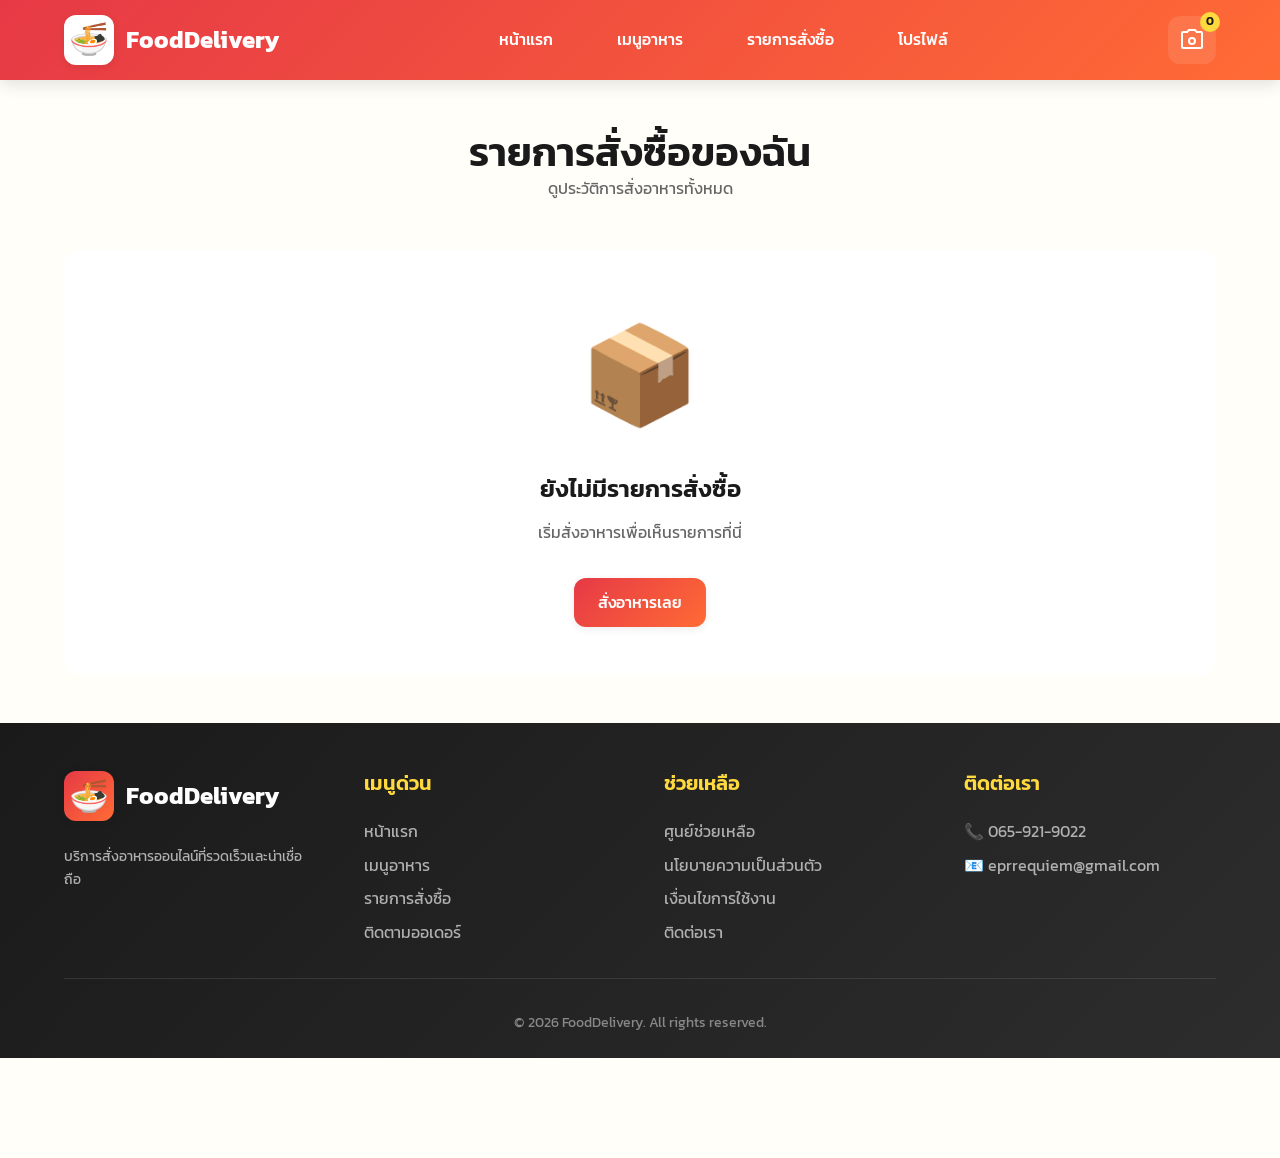
<file: orders.html>
<!DOCTYPE html>
<html lang="th">
<head>
  <meta charset="UTF-8">
  <meta name="viewport" content="width=device-width, initial-scale=1.0">
  <title>รายการสั่งซื้อ - FoodDelivery</title>
  <link href="https://fonts.googleapis.com/css2?family=Kanit:wght@300;400;500;600;700&display=swap" rel="stylesheet">
  <link rel="stylesheet" href="../css/main.css">
  <style>
    .order-item-image {
      width: 60px;
      height: 60px;
      border-radius: 8px;
      object-fit: cover;
      background: linear-gradient(135deg, #FFF9E6, #FFE6CC);
    }
  </style>
</head>
<body>
  <header id="main-header"></header>
  <div class="container">
    <div style="text-align:center;margin:3rem 0;">
      <h1>รายการสั่งซื้อของฉัน</h1>
      <p style="color:#666;">ดูประวัติการสั่งอาหารทั้งหมด</p>
    </div>
    <div id="orders-list"></div>
  </div>
  <footer id="main-footer"></footer>
  <script src="../js/main.js"></script>
  <script>
    const statusConfig = {
      pending: { label: 'รอยืนยัน', class: 'badge-warning', icon: '⏳' },
      confirmed: { label: 'ยืนยันแล้ว', class: 'badge-warning', icon: '✓' },
      preparing: { label: 'กำลังเตรียม', class: 'badge-warning', icon: '👨‍🍳' },
      delivering: { label: 'กำลังจัดส่ง', class: 'badge-warning', icon: '🛵' },
      completed: { label: 'สำเร็จ', class: 'badge-success', icon: '✅' },
      cancelled: { label: 'ยกเลิก', class: 'badge-danger', icon: '❌' }
    };

    // แมปรูปภาพตาม ID ของเมนู
    const imageMap = {
      1: '../images/padthai.jpg',
      2: '../images/tomyum.jpg',
      3: '../images/fried-rice.jpg',
      4: '../images/burger.jpg',
      5: '../images/pizza.jpg',
      6: '../images/fried-chicken.jpg',
      7: '../images/sushi.jpg',
      8: '../images/ramen.jpg',
      9: '../images/chocolate-cake.jpg',
      10: '../images/icecream.jpg',
      11: '../images/green-tea.jpg',
      12: '../images/iced-coffee.jpg'
    };

    function renderOrders() {
      const orders = getOrders();
      const container = document.getElementById('orders-list');
      
      if (!orders.length) {
        container.innerHTML = `
          <div style="text-align:center;padding:3rem;background:#fff;border-radius:16px;">
            <div style="font-size:6rem;margin-bottom:1.5rem;">📦</div>
            <h3>ยังไม่มีรายการสั่งซื้อ</h3>
            <p style="color:#666;margin:1rem 0 2rem;">เริ่มสั่งอาหารเพื่อเห็นรายการที่นี่</p>
            <a href="menu.html" class="btn btn-primary">สั่งอาหารเลย</a>
          </div>
        `;
        return;
      }

      container.innerHTML = orders.map(order => {
        const status = statusConfig[order.status];
        return `
          <div style="background:#fff;border-radius:16px;padding:2rem;box-shadow:0 2px 8px rgba(0,0,0,0.08);margin-bottom:1.5rem;">
            <div style="display:flex;justify-content:space-between;align-items:start;margin-bottom:1.5rem;padding-bottom:1.5rem;border-bottom:2px solid #F5F5F5;">
              <div>
                <div style="font-size:1.25rem;font-weight:700;margin-bottom:0.5rem;">
                  คำสั่งซื้อ #${order.id}
                </div>
                <div style="color:#666;font-size:0.9rem;">
                  ${formatDate(order.date)}
                </div>
              </div>
              <span class="badge ${status.class}">${status.icon} ${status.label}</span>
            </div>

            <div style="margin-bottom:1.5rem;">
              ${order.items.map(item => {
                // ใช้รูปภาพจาก imageMap ตาม ID เท่านั้น
                const imageSrc = imageMap[item.id] || '../images/Noodle.jpg';
                
                return `
                <div style="display:flex;justify-content:space-between;align-items:center;padding:1rem 0;border-bottom:1px solid #F9F9F9;">
                  <div style="display:flex;align-items:center;gap:1.5rem;flex:1;">
                    <div style="width:60px;height:60px;flex-shrink:0;">
                      <img src="${imageSrc}" 
                           alt="${item.name}"
                           class="order-item-image"
                           onerror="this.style.display='flex'; this.style.alignItems='center'; this.style.justifyContent='center'; this.style.fontSize='2rem'; this.innerHTML='🍴'; this.removeAttribute('src');">
                    </div>
                    <div style="flex:1;">
                      <div style="font-weight:600;">${item.name}</div>
                      <div style="font-size:0.9rem;color:#666;">
                        ${item.restaurant || 'ร้านอาหาร'} × ${item.quantity}
                      </div>
                    </div>
                  </div>
                  <div style="font-weight:700;color:#E63946;">
                    ${formatPrice(item.price * item.quantity)}
                  </div>
                </div>
              `}).join('')}
            </div>

            <div style="display:flex;justify-content:space-between;align-items:center;padding-top:1.5rem;border-top:2px solid #F5F5F5;">
              <div style="font-size:1.25rem;font-weight:700;color:#E63946;">
                รวม: ${formatPrice(order.total)}
              </div>
              <div style="display:flex;gap:1rem;">
                <a href="tracking.html?order=${order.id}" class="btn btn-secondary">
                  ติดตามสถานะ
                </a>
                ${order.status === 'completed' ? `
                  <button onclick="reorder('${order.id}')" class="btn btn-primary">
                    สั่งซ้ำ
                  </button>
                ` : ''}
              </div>
            </div>
          </div>
        `;
      }).join('');
    }

    function reorder(orderId) {
      const order = getOrders().find(o => o.id === orderId);
      if (order) {
        // ล้างตะกร้าเดิม
        localStorage.removeItem('cart');
        
        // เพิ่มสินค้าจากออเดอร์เดิม
        order.items.forEach(item => addToCart(item));
        
        showNotification('เพิ่มรายการอาหารลงตะกร้าแล้ว', 'success');
        setTimeout(() => window.location.href = 'cart.html', 1000);
      }
    }

    renderOrders();
  </script>
</body>
</html>
</file>
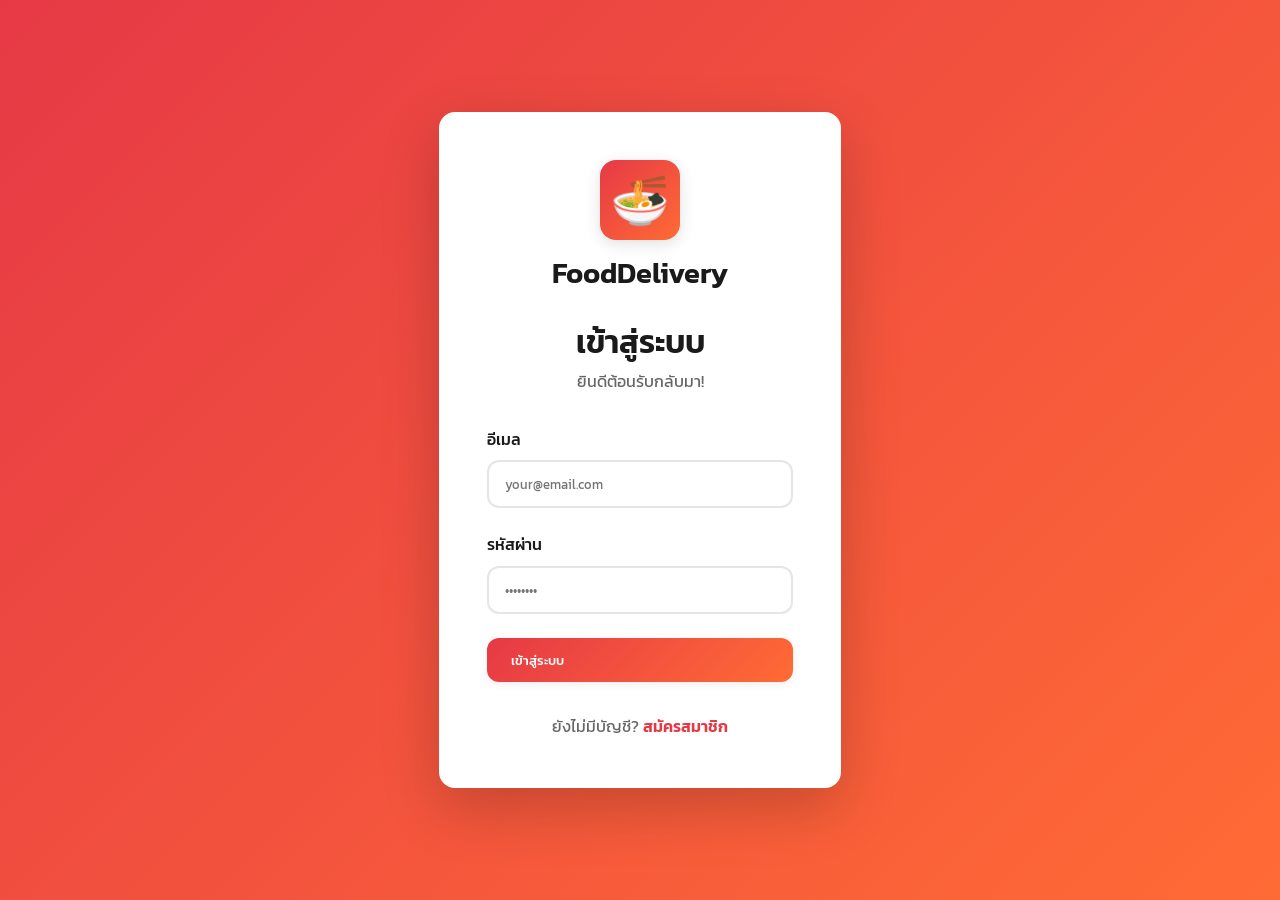
<file: profile.html>
<!DOCTYPE html>
<html lang="th">
<head>
  <meta charset="UTF-8">
  <meta name="viewport" content="width=device-width, initial-scale=1.0">
  <title>โปรไฟล์ - FoodExpress</title>
  <link href="https://fonts.googleapis.com/css2?family=Kanit:wght@300;400;500;600;700&display=swap" rel="stylesheet">
  <link rel="stylesheet" href="../css/main.css">
</head>
<body>
  <header id="main-header"></header>
  <div class="container">
    <div style="text-align:center;margin:3rem 0;"><h1>โปรไฟล์ของฉัน</h1></div>
    <div style="display:grid;grid-template-columns:300px 1fr;gap:3rem;" class="cart-layout">
      <div style="background:#fff;border-radius:16px;padding:2rem;box-shadow:0 2px 8px rgba(0,0,0,0.08);height:fit-content;position:sticky;top:100px;text-align:center;">
        <div style="width:100px;height:100px;background:linear-gradient(135deg,#E63946,#FF6B35);border-radius:50%;display:flex;align-items:center;justify-content:center;font-size:3rem;margin:0 auto 1.5rem;box-shadow:0 4px 16px rgba(0,0,0,0.12);">👤</div>
        <div id="profile-name" style="font-size:1.25rem;font-weight:700;margin-bottom:0.5rem;"></div>
        <div id="profile-email" style="color:#666;font-size:0.9rem;margin-bottom:2rem;"></div>
        <div style="display:grid;grid-template-columns:1fr 1fr;gap:1.5rem;margin-bottom:2rem;padding:1.5rem;background:#F9F9F9;border-radius:12px;"><div style="text-align:center;"><div id="total-orders" style="font-size:1.5rem;font-weight:700;color:#E63946;margin-bottom:4px;">0</div><div style="font-size:0.9rem;color:#666;">ออเดอร์ทั้งหมด</div></div><div style="text-align:center;"><div id="total-spent" style="font-size:1.5rem;font-weight:700;color:#E63946;margin-bottom:4px;">฿0</div><div style="font-size:0.9rem;color:#666;">ยอดใช้จ่าย</div></div></div>
        <button onclick="handleLogout()" class="btn btn-outline" style="width:100%;">ออกจากระบบ</button>
      </div>
      <div style="display:flex;flex-direction:column;gap:2rem;">
        <div style="background:#fff;border-radius:16px;padding:2rem;">
          <h3 style="margin-bottom:1.5rem;padding-bottom:1rem;border-bottom:2px solid #F5F5F5;">ข้อมูลส่วนตัว</h3>
          <form id="profile-form">
            <div class="form-group"><label class="form-label">ชื่อ-นามสกุล</label><input type="text" class="form-control" id="name" required></div>
            <div class="form-group"><label class="form-label">อีเมล</label><input type="email" class="form-control" id="email" required></div>
            <div class="form-group"><label class="form-label">เบอร์โทรศัพท์</label><input type="tel" class="form-control" id="phone" required></div>
            <div class="form-group"><label class="form-label">ที่อยู่</label><textarea class="form-control" id="address" rows="3" required></textarea></div>
            <button type="submit" class="btn btn-primary">บันทึกการเปลี่ยนแปลง</button>
          </form>
        </div>
      </div>
    </div>
  </div>
  <footer id="main-footer"></footer>
  <script src="../js/main.js"></script>
  <script>
    function loadProfile(){const user=getCurrentUser();if(!user){window.location.href='login.html';return}document.getElementById('profile-name').textContent=user.name||'ผู้ใช้งาน';document.getElementById('profile-email').textContent=user.email||'';document.getElementById('name').value=user.name||'';document.getElementById('email').value=user.email||'';document.getElementById('phone').value=user.phone||'';document.getElementById('address').value=user.address||'';const orders=getOrders();document.getElementById('total-orders').textContent=orders.length;document.getElementById('total-spent').textContent=formatPrice(orders.reduce((sum,order)=>sum+order.total,0))}
    document.getElementById('profile-form').addEventListener('submit',e=>{e.preventDefault();loginUser({name:document.getElementById('name').value,email:document.getElementById('email').value,phone:document.getElementById('phone').value,address:document.getElementById('address').value});loadProfile();showNotification('บันทึกข้อมูลเรียบร้อย','success')});
    function handleLogout(){if(confirm('คุณต้องการออกจากระบบหรือไม่?'))logoutUser()}
    loadProfile();
  </script>
</body>
</html>
</file>
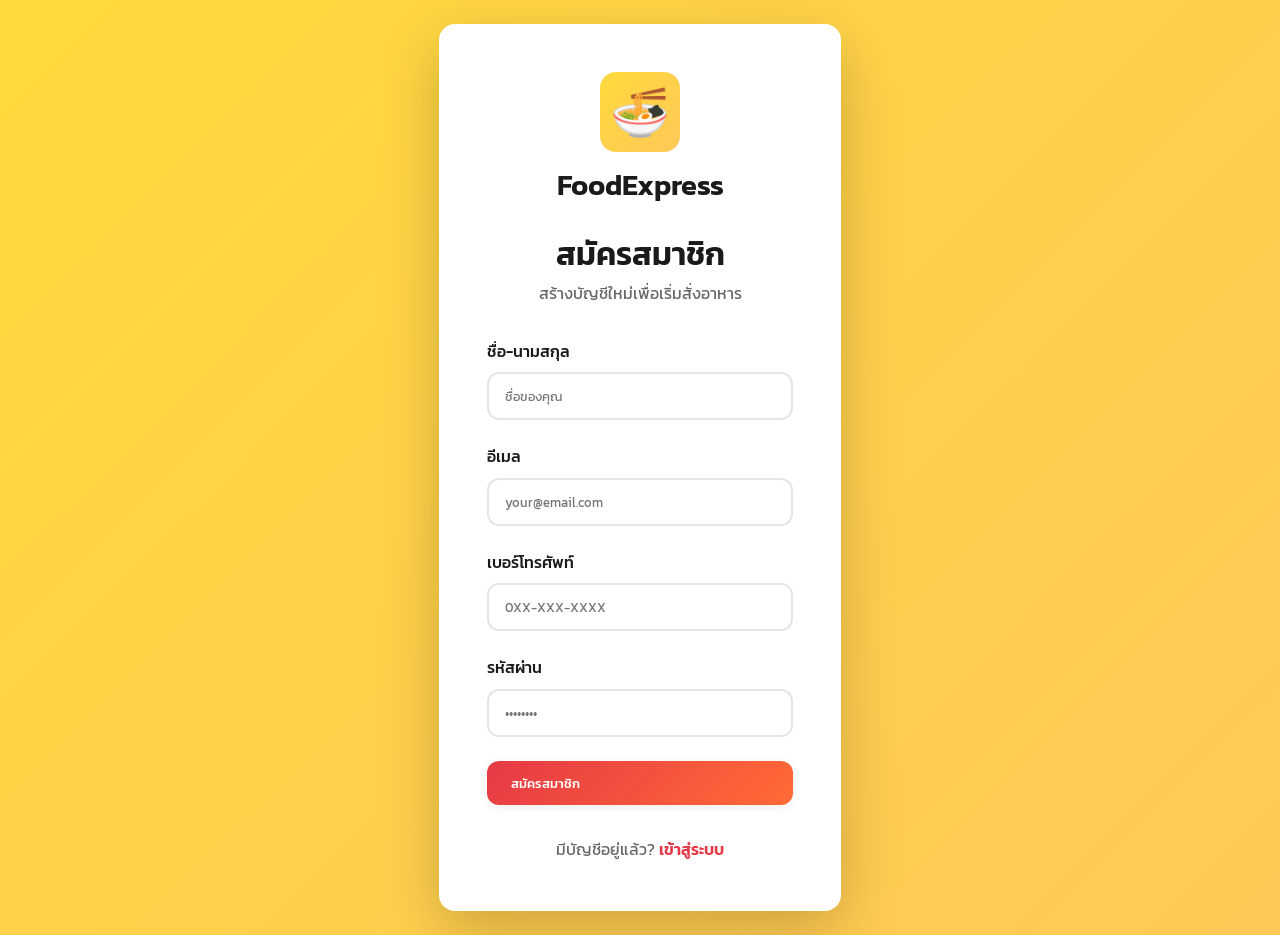
<file: register.html>
<!DOCTYPE html>
<html lang="th">
<head>
  <meta charset="UTF-8">
  <meta name="viewport" content="width=device-width, initial-scale=1.0">
  <title>สมัครสมาชิก - FoodExpress</title>
  <link href="https://fonts.googleapis.com/css2?family=Kanit:wght@300;400;500;600;700&display=swap" rel="stylesheet">
  <link rel="stylesheet" href="../css/main.css">
</head>
<body style="padding:0; display:flex; align-items:center; justify-content:center; min-height:100vh; background: linear-gradient(135deg, #FFD93D 0%, #FFC857 100%);">
  <div class="auth-container" style="width:100%; max-width:450px; padding:1.5rem;">
    <div class="auth-card" style="background:#fff; border-radius:16px; padding:3rem; box-shadow:0 20px 60px rgba(0,0,0,0.2);">
      <div style="display:flex; flex-direction:column; align-items:center; gap:1rem; margin-bottom:2rem;">
        <div style="font-size:3rem; background:linear-gradient(135deg,#FFD93D,#FFC857); width:80px; height:80px; display:flex; align-items:center; justify-content:center; border-radius:16px;">🍜</div>
        <h1 style="font-size:1.8rem;">FoodExpress</h1>
      </div>
      
      <h2 style="text-align:center; margin-bottom:0.5rem;">สมัครสมาชิก</h2>
      <p style="text-align:center; color:#666; margin-bottom:2rem;">สร้างบัญชีใหม่เพื่อเริ่มสั่งอาหาร</p>
      
      <form id="register-form" style="display:flex; flex-direction:column; gap:1.5rem;">
        <div>
          <label style="display:block; margin-bottom:0.5rem; font-weight:500;">ชื่อ-นามสกุล</label>
          <input type="text" id="name" required placeholder="ชื่อของคุณ" style="width:100%; padding:12px 16px; border:2px solid #E5E5E5; border-radius:12px; font-family:inherit;">
        </div>
        
        <div>
          <label style="display:block; margin-bottom:0.5rem; font-weight:500;">อีเมล</label>
          <input type="email" id="email" required placeholder="your@email.com" style="width:100%; padding:12px 16px; border:2px solid #E5E5E5; border-radius:12px; font-family:inherit;">
        </div>
        
        <div>
          <label style="display:block; margin-bottom:0.5rem; font-weight:500;">เบอร์โทรศัพท์</label>
          <input type="tel" id="phone" required placeholder="0XX-XXX-XXXX" style="width:100%; padding:12px 16px; border:2px solid #E5E5E5; border-radius:12px; font-family:inherit;">
        </div>
        
        <div>
          <label style="display:block; margin-bottom:0.5rem; font-weight:500;">รหัสผ่าน</label>
          <input type="password" id="password" required placeholder="••••••••" style="width:100%; padding:12px 16px; border:2px solid #E5E5E5; border-radius:12px; font-family:inherit;">
        </div>
        
        <button type="submit" class="btn btn-primary" style="width:100%;">สมัครสมาชิก</button>
      </form>
      
      <p style="text-align:center; margin-top:2rem; color:#666;">
        มีบัญชีอยู่แล้ว? <a href="login.html" style="color:#E63946; font-weight:600;">เข้าสู่ระบบ</a>
      </p>
    </div>
  </div>

  <script src="../js/main.js"></script>
  <script>
    document.getElementById('register-form').addEventListener('submit', (e) => {
      e.preventDefault();
      
      const userData = {
        name: document.getElementById('name').value,
        email: document.getElementById('email').value,
        phone: document.getElementById('phone').value,
        address: 'Bangkok, Thailand'
      };
      
      loginUser(userData);
      window.location.href = 'index.html';
    });
  </script>
</body>
</html>
</file>
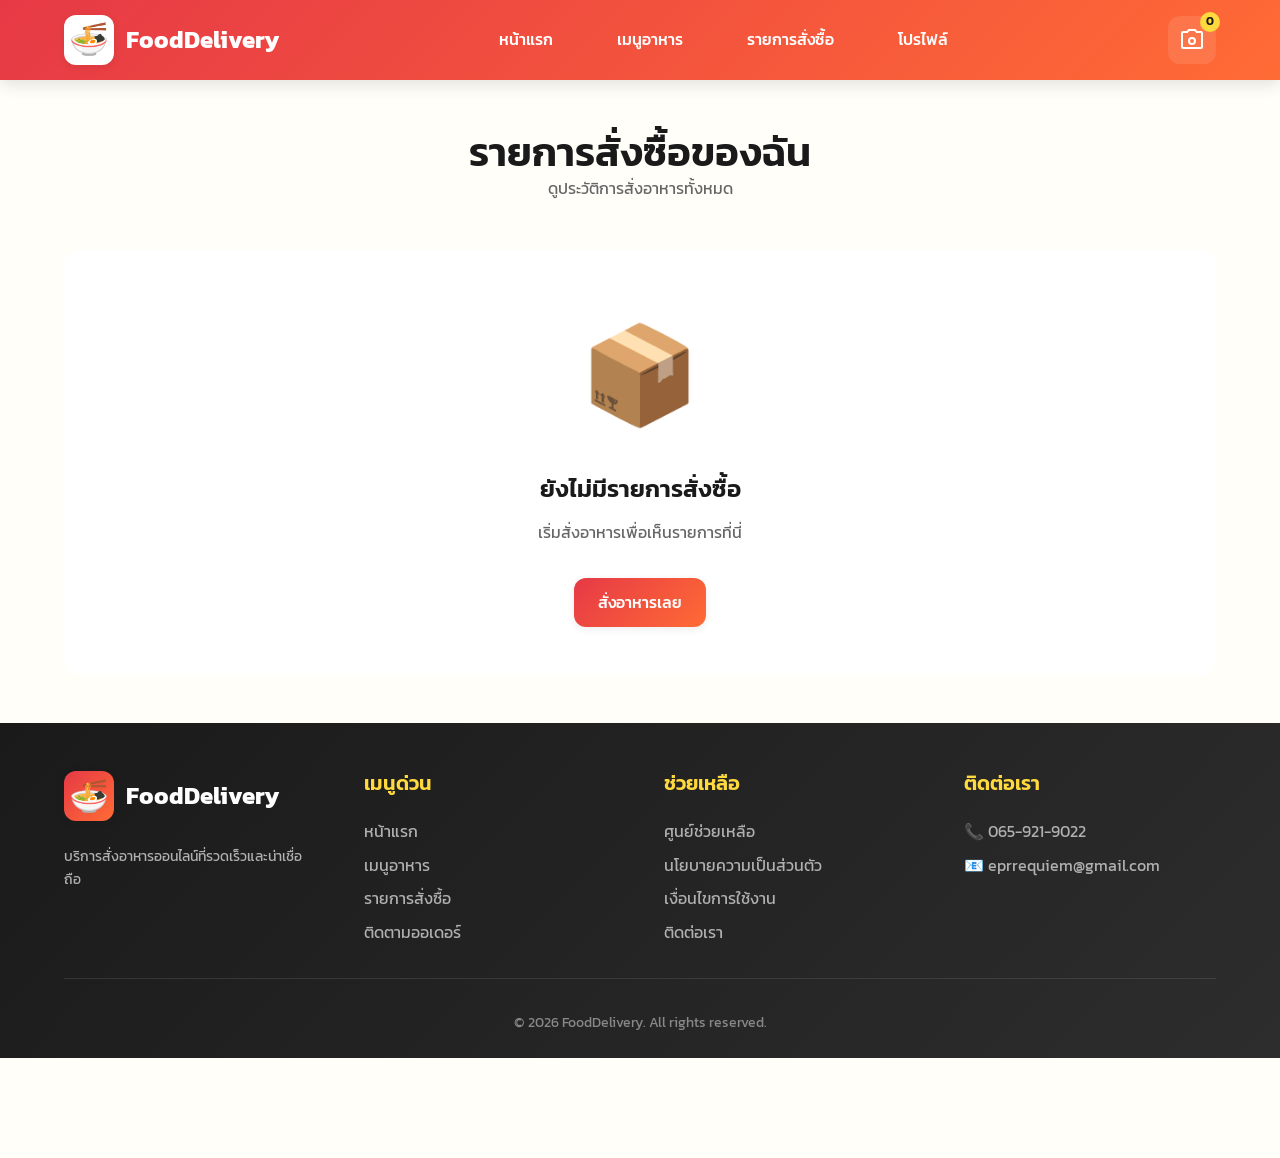
<file: tracking.html>
<!DOCTYPE html>
<html lang="th">
<head>
  <meta charset="UTF-8">
  <meta name="viewport" content="width=device-width, initial-scale=1.0">
  <title>ติดตามสถานะ - FoodExpress</title>
  <link href="https://fonts.googleapis.com/css2?family=Kanit:wght@300;400;500;600;700&display=swap" rel="stylesheet">
  <link rel="stylesheet" href="../css/main.css">
</head>
<body>
  <header id="main-header"></header>
  <div class="container">
    <div style="text-align:center;margin:3rem 0;"><h1>ติดตามสถานะออเดอร์</h1></div>
    <div id="tracking-container"></div>
  </div>
  <footer id="main-footer"></footer>
  <script src="../js/main.js"></script>
  <script>
    const timelineSteps=[{status:'pending',icon:'📝',title:'รอยืนยันออเดอร์'},{status:'confirmed',icon:'✅',title:'ยืนยันออเดอร์แล้ว'},{status:'preparing',icon:'👨‍🍳',title:'กำลังเตรียมอาหาร'},{status:'delivering',icon:'🛵',title:'กำลังจัดส่ง'},{status:'completed',icon:'🎉',title:'ส่งถึงแล้ว'}];
    const statusMessages={pending:{icon:'⏳',text:'กำลังรอยืนยันออเดอร์...'},confirmed:{icon:'✓',text:'ยืนยันออเดอร์แล้ว'},preparing:{icon:'👨‍🍳',text:'กำลังเตรียมอาหาร'},delivering:{icon:'🛵',text:'ไรเดอร์กำลังจัดส่ง'},completed:{icon:'✅',text:'ส่งถึงเรียบร้อย'},cancelled:{icon:'❌',text:'ยกเลิกออเดอร์'}};
    function getOrderFromUrl(){const params=new URLSearchParams(window.location.search),orderId=params.get('order');if(!orderId){window.location.href='orders.html';return null}const order=getOrders().find(o=>o.id===orderId);if(!order){window.location.href='orders.html';return null}return order}
    function renderTracking(){const order=getOrderFromUrl();if(!order)return;const container=document.getElementById('tracking-container'),statusMessage=statusMessages[order.status],currentStepIndex=timelineSteps.findIndex(s=>s.status===order.status);container.innerHTML=`<div style="background:#fff;border-radius:16px;padding:3rem;box-shadow:0 2px 8px rgba(0,0,0,0.08);max-width:800px;margin:0 auto;"><div style="text-align:center;margin-bottom:3rem;padding-bottom:2rem;border-bottom:2px solid #F5F5F5;"><div style="font-size:1.5rem;font-weight:700;margin-bottom:0.5rem;">คำสั่งซื้อ #${order.id}</div><div style="color:#666;">${formatDate(order.date)}</div></div><div style="background:linear-gradient(135deg,#E63946,#FF6B35);color:#fff;padding:2rem;border-radius:12px;text-align:center;margin-bottom:3rem;"><div style="font-size:4rem;margin-bottom:1rem;">${statusMessage.icon}</div><div style="font-size:1.5rem;font-weight:600;">${statusMessage.text}</div></div><div style="position:relative;padding:1.5rem 0;">${timelineSteps.map((step,index)=>{const isCompleted=index<currentStepIndex,isActive=index===currentStepIndex;return`<div style="display:flex;gap:1.5rem;margin-bottom:2rem;position:relative;"><div style="width:40px;height:40px;border-radius:50%;background:${isCompleted?'#10B981':isActive?'linear-gradient(135deg,#FFD93D,#FFC857)':'#E5E5E5'};display:flex;align-items:center;justify-content:center;font-size:1.2rem;flex-shrink:0;z-index:1;${isActive?'box-shadow:0 0 0 4px rgba(255,217,61,0.2);':''}color:${isCompleted?'#fff':'#1A1A1A'};">${isCompleted?'✓':step.icon}</div><div style="position:absolute;left:19px;top:40px;bottom:-16px;width:2px;background:${isCompleted?'#10B981':'#E5E5E5'};${index===timelineSteps.length-1?'display:none;':''}"></div><div style="flex:1;padding-top:4px;"><div style="font-weight:600;margin-bottom:4px;">${step.title}</div>${isCompleted||isActive?`<div style="font-size:0.9rem;color:#666;">${new Date().toLocaleTimeString('th-TH',{hour:'2-digit',minute:'2-digit'})}</div>`:''}</div></div>`}).join('')}</div>${order.status==='delivering'?'<div style="background:linear-gradient(135deg,#FFF9E6,#FFE6CC);padding:1.5rem;border-radius:12px;margin-top:2rem;display:flex;align-items:center;gap:1.5rem;"><div style="width:60px;height:60px;background:#fff;border-radius:50%;display:flex;align-items:center;justify-content:center;font-size:2rem;">🏍️</div><div style="flex:1;"><div style="font-weight:600;margin-bottom:4px;">คุณสมชาย ใจดี</div><div style="font-size:0.9rem;color:#666;">มอเตอร์ไซค์ - กข 1234</div></div><button style="background:#E63946;color:#fff;padding:10px 20px;border-radius:12px;font-weight:600;border:none;cursor:pointer;">📞 โทร</button></div>':''}< div style="background:#F9F9F9;padding:2rem;border-radius:12px;margin-top:3rem;"><h3 style="margin-bottom:1.5rem;">รายละเอียดออเดอร์</h3><div style="display:flex;justify-content:space-between;padding:1rem 0;border-bottom:1px solid #E5E5E5;"><span style="color:#666;">ผู้รับ:</span><span style="font-weight:600;">${order.receiverName}</span></div><div style="display:flex;justify-content:space-between;padding:1rem 0;border-bottom:1px solid #E5E5E5;"><span style="color:#666;">เบอร์โทร:</span><span style="font-weight:600;">${order.phone}</span></div><div style="display:flex;justify-content:space-between;padding:1rem 0;border-bottom:1px solid #E5E5E5;"><span style="color:#666;">ที่อยู่:</span><span style="font-weight:600;">${order.address}</span></div><div style="display:flex;justify-content:space-between;padding:1rem 0;"><span style="color:#666;">ยอดรวม:</span><span style="font-weight:600;color:#E63946;">${formatPrice(order.total)}</span></div></div></div>`}
    renderTracking();
  </script>
</body>
</html>
</file>
<file: css/main.css>
/* ========== CSS Variables ========== */
:root {
  /* Colors */
  --primary-red: #E63946;
  --primary-yellow: #FFD93D;
  --secondary-yellow: #FFC857;
  --accent-orange: #FF6B35;
  --dark-text: #1A1A1A;
  --gray-text: #666666;
  --light-bg: #FFFEF9;
  --white: #FFFFFF;
  --shadow-sm: 0 2px 8px rgba(0,0,0,0.08);
  --shadow-md: 0 4px 16px rgba(0,0,0,0.12);
  --shadow-lg: 0 8px 24px rgba(0,0,0,0.15);
  
  /* Spacing */
  --spacing-xs: 0.5rem;
  --spacing-sm: 1rem;
  --spacing-md: 1.5rem;
  --spacing-lg: 2rem;
  --spacing-xl: 3rem;
  
  /* Border Radius */
  --radius-sm: 8px;
  --radius-md: 12px;
  --radius-lg: 16px;
  --radius-full: 9999px;
  
  /* Transitions */
  --transition-fast: 0.2s ease;
  --transition-normal: 0.3s ease;
}

/* ========== Reset & Base ========== */
* {
  margin: 0;
  padding: 0;
  box-sizing: border-box;
}

body {
  font-family: 'Kanit', sans-serif;
  background: var(--light-bg);
  color: var(--dark-text);
  line-height: 1.6;
  padding-top: 80px;
  padding-bottom: 100px;
}

a {
  text-decoration: none;
  color: inherit;
}

button {
  border: none;
  cursor: pointer;
  font-family: inherit;
}

img {
  max-width: 100%;
  display: block;
}

/* ========== Typography ========== */
h1, h2, h3, h4 {
  font-weight: 600;
  line-height: 1.2;
}

h1 { font-size: 2.5rem; }
h2 { font-size: 2rem; }
h3 { font-size: 1.5rem; }
h4 { font-size: 1.25rem; }

/* ========== Container ========== */
.container {
  max-width: 1200px;
  margin: 0 auto;
  padding: 0 var(--spacing-md);
}

/* ========== Buttons ========== */
.btn {
  padding: 12px 24px;
  border-radius: var(--radius-md);
  font-weight: 500;
  transition: all var(--transition-normal);
  display: inline-flex;
  align-items: center;
  gap: var(--spacing-xs);
}

.btn-primary {
  background: linear-gradient(135deg, var(--primary-red), var(--accent-orange));
  color: var(--white);
  box-shadow: var(--shadow-sm);
}

.btn-primary:hover {
  transform: translateY(-2px);
  box-shadow: var(--shadow-md);
}

.btn-secondary {
  background: var(--primary-yellow);
  color: var(--dark-text);
}

.btn-secondary:hover {
  background: var(--secondary-yellow);
}

.btn-outline {
  border: 2px solid var(--primary-red);
  color: var(--primary-red);
  background: transparent;
}

.btn-outline:hover {
  background: var(--primary-red);
  color: var(--white);
}

/* ========== Cards ========== */
.card {
  background: var(--white);
  border-radius: var(--radius-md);
  box-shadow: var(--shadow-sm);
  transition: all var(--transition-normal);
  overflow: hidden;
}

.card:hover {
  box-shadow: var(--shadow-md);
  transform: translateY(-4px);
}

/* ========== Grid System ========== */
.grid {
  display: grid;
  gap: var(--spacing-md);
}

.grid-2 { grid-template-columns: repeat(auto-fit, minmax(250px, 1fr)); }
.grid-3 { grid-template-columns: repeat(auto-fit, minmax(300px, 1fr)); }
.grid-4 { grid-template-columns: repeat(auto-fit, minmax(250px, 1fr)); }

/* ========== Badge ========== */
.badge {
  display: inline-block;
  padding: 4px 12px;
  border-radius: var(--radius-full);
  font-size: 0.875rem;
  font-weight: 500;
}

.badge-success {
  background: #10B981;
  color: var(--white);
}

.badge-warning {
  background: var(--primary-yellow);
  color: var(--dark-text);
}

.badge-danger {
  background: var(--primary-red);
  color: var(--white);
}

/* ========== Form Elements ========== */
.form-group {
  margin-bottom: var(--spacing-md);
}

.form-label {
  display: block;
  margin-bottom: var(--spacing-xs);
  font-weight: 500;
  color: var(--dark-text);
}

.form-control {
  width: 100%;
  padding: 12px 16px;
  border: 2px solid #E5E5E5;
  border-radius: var(--radius-md);
  font-family: inherit;
  transition: all var(--transition-fast);
}

.form-control:focus {
  outline: none;
  border-color: var(--primary-red);
  box-shadow: 0 0 0 3px rgba(230, 57, 70, 0.1);
}

/* ========== Header Styles ========== */
#main-header {
  position: fixed;
  top: 0;
  left: 0;
  right: 0;
  background: linear-gradient(135deg, var(--primary-red) 0%, var(--accent-orange) 100%);
  box-shadow: var(--shadow-md);
  z-index: 1000;
}

.header-container {
  max-width: 1200px;
  margin: 0 auto;
  padding: 0 var(--spacing-md);
}

.header-content {
  display: flex;
  align-items: center;
  justify-content: space-between;
  height: 80px;
}

.logo {
  display: flex;
  align-items: center;
  gap: 12px;
  color: var(--white);
  font-weight: 700;
  font-size: 1.5rem;
  transition: transform var(--transition-fast);
}

.logo:hover {
  transform: scale(1.05);
}

.logo-icon {
  font-size: 2rem;
  background: var(--white);
  width: 50px;
  height: 50px;
  display: flex;
  align-items: center;
  justify-content: center;
  border-radius: var(--radius-md);
  box-shadow: var(--shadow-sm);
}

.nav-menu {
  display: flex;
  gap: var(--spacing-lg);
}

.nav-link {
  color: var(--white);
  font-weight: 500;
  padding: 8px 16px;
  border-radius: var(--radius-md);
  transition: all var(--transition-fast);
  position: relative;
}

.nav-link:hover {
  background: rgba(255, 255, 255, 0.15);
}

.nav-link.active::after {
  content: '';
  position: absolute;
  bottom: -8px;
  left: 50%;
  transform: translateX(-50%);
  width: 6px;
  height: 6px;
  background: var(--primary-yellow);
  border-radius: 50%;
}

.header-actions {
  display: flex;
  align-items: center;
  gap: var(--spacing-md);
}

.cart-btn {
  position: relative;
  color: var(--white);
  width: 48px;
  height: 48px;
  display: flex;
  align-items: center;
  justify-content: center;
  background: rgba(255, 255, 255, 0.1);
  border-radius: var(--radius-md);
  transition: all var(--transition-fast);
}

.cart-btn:hover {
  background: rgba(255, 255, 255, 0.2);
  transform: scale(1.05);
}

.cart-count {
  position: absolute;
  top: -4px;
  right: -4px;
  background: var(--primary-yellow);
  color: var(--dark-text);
  width: 20px;
  height: 20px;
  border-radius: 50%;
  display: flex;
  align-items: center;
  justify-content: center;
  font-size: 0.75rem;
  font-weight: 600;
}

.mobile-menu-btn {
  display: none;
  flex-direction: column;
  gap: 4px;
  background: transparent;
  padding: 8px;
}

.mobile-menu-btn span {
  width: 24px;
  height: 3px;
  background: var(--white);
  border-radius: 2px;
  transition: all var(--transition-fast);
}

/* ========== Footer Styles ========== */
#main-footer {
  background: linear-gradient(135deg, #1A1A1A 0%, #2D2D2D 100%);
  color: var(--white);
  margin-top: var(--spacing-xl);
}

.footer-container {
  max-width: 1200px;
  margin: 0 auto;
  padding: var(--spacing-xl) var(--spacing-md) var(--spacing-md);
}

.footer-content {
  display: grid;
  grid-template-columns: repeat(auto-fit, minmax(250px, 1fr));
  gap: var(--spacing-xl);
  margin-bottom: var(--spacing-lg);
}

.footer-section {
  display: flex;
  flex-direction: column;
  gap: var(--spacing-sm);
}

.footer-logo {
  display: flex;
  align-items: center;
  gap: 12px;
  font-size: 1.5rem;
  font-weight: 700;
  margin-bottom: var(--spacing-xs);
}

.footer-logo .logo-icon {
  font-size: 2rem;
  background: linear-gradient(135deg, var(--primary-red), var(--accent-orange));
  width: 50px;
  height: 50px;
  display: flex;
  align-items: center;
  justify-content: center;
  border-radius: var(--radius-md);
}

.footer-desc {
  color: #B0B0B0;
  font-size: 0.9rem;
}

.social-links {
  display: flex;
  gap: var(--spacing-sm);
  margin-top: var(--spacing-xs);
}

.social-link {
  width: 40px;
  height: 40px;
  display: flex;
  align-items: center;
  justify-content: center;
  background: rgba(255, 255, 255, 0.1);
  border-radius: var(--radius-md);
  transition: all var(--transition-fast);
  font-size: 1.2rem;
}

.social-link:hover {
  background: var(--primary-red);
  transform: translateY(-4px);
}

.footer-title {
  color: var(--primary-yellow);
  margin-bottom: var(--spacing-xs);
  font-weight: 600;
}

.footer-links {
  list-style: none;
  display: flex;
  flex-direction: column;
  gap: var(--spacing-xs);
}

.footer-links a {
  color: #B0B0B0;
  transition: color var(--transition-fast);
}

.footer-links a:hover {
  color: var(--primary-yellow);
}

.footer-contact {
  list-style: none;
  display: flex;
  flex-direction: column;
  gap: var(--spacing-xs);
  color: #B0B0B0;
}

.footer-bottom {
  text-align: center;
  padding-top: var(--spacing-lg);
  border-top: 1px solid rgba(255, 255, 255, 0.1);
  color: #888888;
  font-size: 0.9rem;
}

/* ========== Animations ========== */
@keyframes fadeIn {
  from {
    opacity: 0;
    transform: translateY(20px);
  }
  to {
    opacity: 1;
    transform: translateY(0);
  }
}

@keyframes slideIn {
  from {
    transform: translateX(-100%);
  }
  to {
    transform: translateX(0);
  }
}

@keyframes pulse {
  0%, 100% {
    opacity: 1;
  }
  50% {
    opacity: 0.5;
  }
}

.animate-fade-in {
  animation: fadeIn 0.6s ease;
}

/* ========== Utilities ========== */
.text-center { text-align: center; }
.text-right { text-align: right; }
.flex { display: flex; }
.flex-center { display: flex; align-items: center; justify-content: center; }
.flex-between { display: flex; align-items: center; justify-content: space-between; }
.gap-sm { gap: var(--spacing-sm); }
.gap-md { gap: var(--spacing-md); }
.mt-md { margin-top: var(--spacing-md); }
.mb-md { margin-bottom: var(--spacing-md); }
.mb-lg { margin-bottom: var(--spacing-lg); }
.w-full { width: 100%; }

/* ========== Responsive ========== */
@media (max-width: 768px) {
  body {
    padding-bottom: 80px;
  }
  
  h1 { font-size: 2rem; }
  h2 { font-size: 1.5rem; }
  
  .grid-2, .grid-3, .grid-4 {
    grid-template-columns: 1fr;
  }

  .nav-menu {
    position: fixed;
    top: 80px;
    left: 0;
    right: 0;
    background: var(--primary-red);
    flex-direction: column;
    padding: var(--spacing-md);
    transform: translateX(-100%);
    transition: transform var(--transition-normal);
    box-shadow: var(--shadow-md);
  }

  .nav-menu.active {
    transform: translateX(0);
  }

  .mobile-menu-btn {
    display: flex;
  }

  .mobile-menu-btn.active span:nth-child(1) {
    transform: rotate(45deg) translate(5px, 5px);
  }

  .mobile-menu-btn.active span:nth-child(2) {
    opacity: 0;
  }

  .mobile-menu-btn.active span:nth-child(3) {
    transform: rotate(-45deg) translate(7px, -6px);
  }

  .footer-content {
    grid-template-columns: 1fr;
  }
}
</file>
